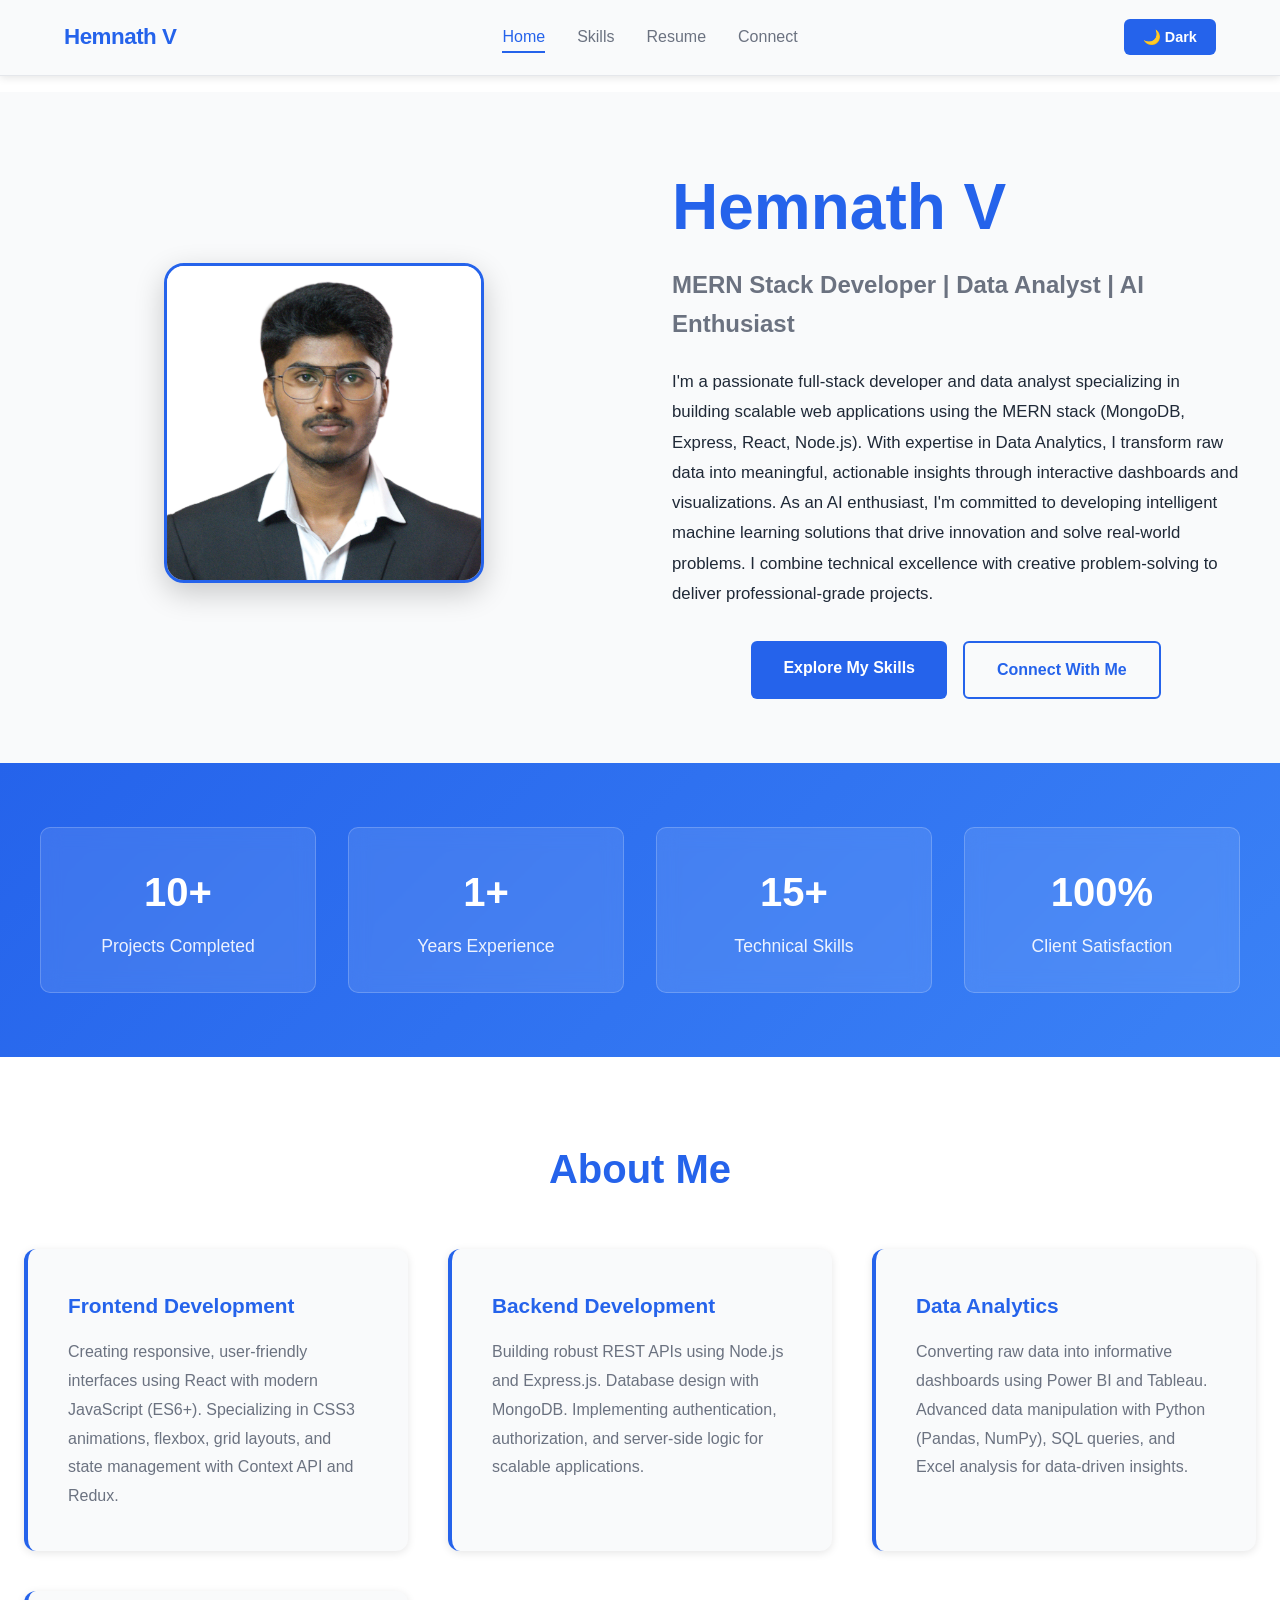
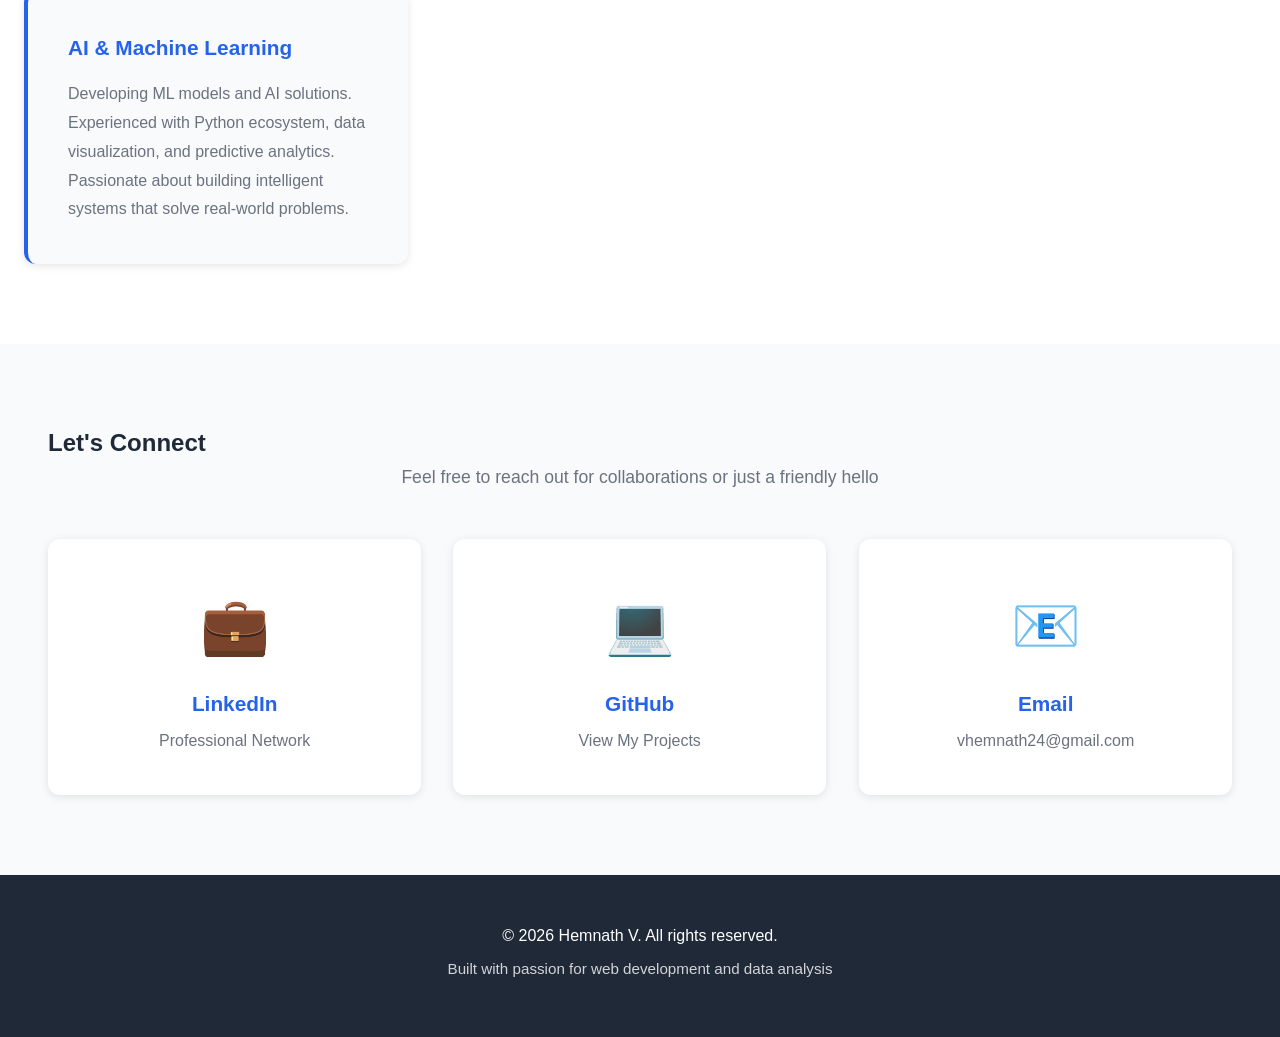
<file: index.html>
<!DOCTYPE html>
<html lang="en">
<head>
    <meta charset="UTF-8">
    <meta name="viewport" content="width=device-width, initial-scale=1.0, maximum-scale=5.0, user-scalable=yes">
    <meta name="theme-color" content="#2563eb">
    <meta name="apple-mobile-web-app-capable" content="yes">
    <meta name="apple-mobile-web-app-status-bar-style" content="default">
    <meta name="mobile-web-app-capable" content="yes">
    <title>Hemnath V - MERN Developer & Data Analyst Portfolio</title>
    <link rel="stylesheet" href="styles.css">
</head>
<body>
    <!-- Navigation Bar -->
    <nav class="navbar">
        <div class="nav-container">
            <div class="logo">Hemnath V</div>
            <ul class="nav-menu">
                <li><a href="index.html" class="nav-link active">Home</a></li>
                <li><a href="skills.html" class="nav-link">Skills</a></li>
                <li><a href="resume.html" class="nav-link">Resume</a></li>
                <li><a href="#links" class="nav-link">Connect</a></li>
            </ul>
            <button id="theme-toggle" class="theme-btn">🌙 Dark</button>
        </div>
    </nav>

    <!-- Hero Section -->
    <section class="hero">
        <div class="hero-container">
            <div class="hero-image-wrapper">
                <img src="assets/profile.jpg" alt="Hemnath V" class="hero-image">
            </div>
            <div class="hero-content">
                <h1>Hemnath V</h1>
                <p class="subtitle">MERN Stack Developer | Data Analyst | AI Enthusiast</p>
                <p class="description">
                    I'm a passionate full-stack developer and data analyst specializing in building scalable web applications using the MERN stack (MongoDB, Express, React, Node.js). 
                    With expertise in Data Analytics, I transform raw data into meaningful, actionable insights through interactive dashboards and visualizations. 
                    As an AI enthusiast, I'm committed to developing intelligent machine learning solutions that drive innovation and solve real-world problems. 
                    I combine technical excellence with creative problem-solving to deliver professional-grade projects.
                </p>
                <div class="cta-buttons">
                    <a href="skills.html" class="btn btn-primary">Explore My Skills</a>
                    <a href="#links" class="btn btn-secondary">Connect With Me</a>
                </div>
            </div>
        </div>
    </section>

    <!-- Quick Stats -->
    <section class="stats">
        <div class="stats-container">
            <div class="stat-card">
                <h3>10+</h3>
                <p>Projects Completed</p>
            </div>
            <div class="stat-card">
                <h3>1+</h3>
                <p>Years Experience</p>
            </div>
            <div class="stat-card">
                <h3>15+</h3>
                <p>Technical Skills</p>
            </div>
            <div class="stat-card">
                <h3>100%</h3>
                <p>Client Satisfaction</p>
            </div>
        </div>
    </section>

    <!-- About Section -->
    <section class="about">
        <div class="container">
            <h2>About Me</h2>
            <div class="about-grid">
                <div class="about-item">
                    <h3>Frontend Development</h3>
                    <p>Creating responsive, user-friendly interfaces using React with modern JavaScript (ES6+). Specializing in CSS3 animations, flexbox, grid layouts, and state management with Context API and Redux.</p>
                </div>
                <div class="about-item">
                    <h3>Backend Development</h3>
                    <p>Building robust REST APIs using Node.js and Express.js. Database design with MongoDB. Implementing authentication, authorization, and server-side logic for scalable applications.</p>
                </div>
                <div class="about-item">
                    <h3>Data Analytics</h3>
                    <p>Converting raw data into informative dashboards using Power BI and Tableau. Advanced data manipulation with Python (Pandas, NumPy), SQL queries, and Excel analysis for data-driven insights.</p>
                </div>
                <div class="about-item">
                    <h3>AI & Machine Learning</h3>
                    <p>Developing ML models and AI solutions. Experienced with Python ecosystem, data visualization, and predictive analytics. Passionate about building intelligent systems that solve real-world problems.</p>
                </div>
            </div>
        </div>
    </section>

    <!-- Connect Section -->
    <section id="links" class="connect">
        <div class="container">
            <h2>Let's Connect</h2>
            <p class="section-subtitle">Feel free to reach out for collaborations or just a friendly hello</p>
            <div class="connect-links">
                <a href="https://www.linkedin.com/in/hemnath-v-6410b8352" target="_blank" class="connect-card">
                    <div class="icon">💼</div>
                    <h3>LinkedIn</h3>
                    <p>Professional Network</p>
                </a>
                <a href="https://github.com/Hem2007" target="_blank" class="connect-card">
                    <div class="icon">💻</div>
                    <h3>GitHub</h3>
                    <p>View My Projects</p>
                </a>
                <a href="mailto:vhemnath24@gmail.com" class="connect-card">
                    <div class="icon">📧</div>
                    <h3>Email</h3>
                    <p>vhemnath24@gmail.com</p>
                </a>
            </div>
        </div>
    </section>

    <!-- Footer -->
    <footer class="footer">
        <div class="container">
            <p>&copy; 2026 Hemnath V. All rights reserved.</p>
            <p class="footer-subtitle">Built with passion for web development and data analysis</p>
        </div>
    </footer>

    <script src="script.js"></script>
</body>
</html>
</file>
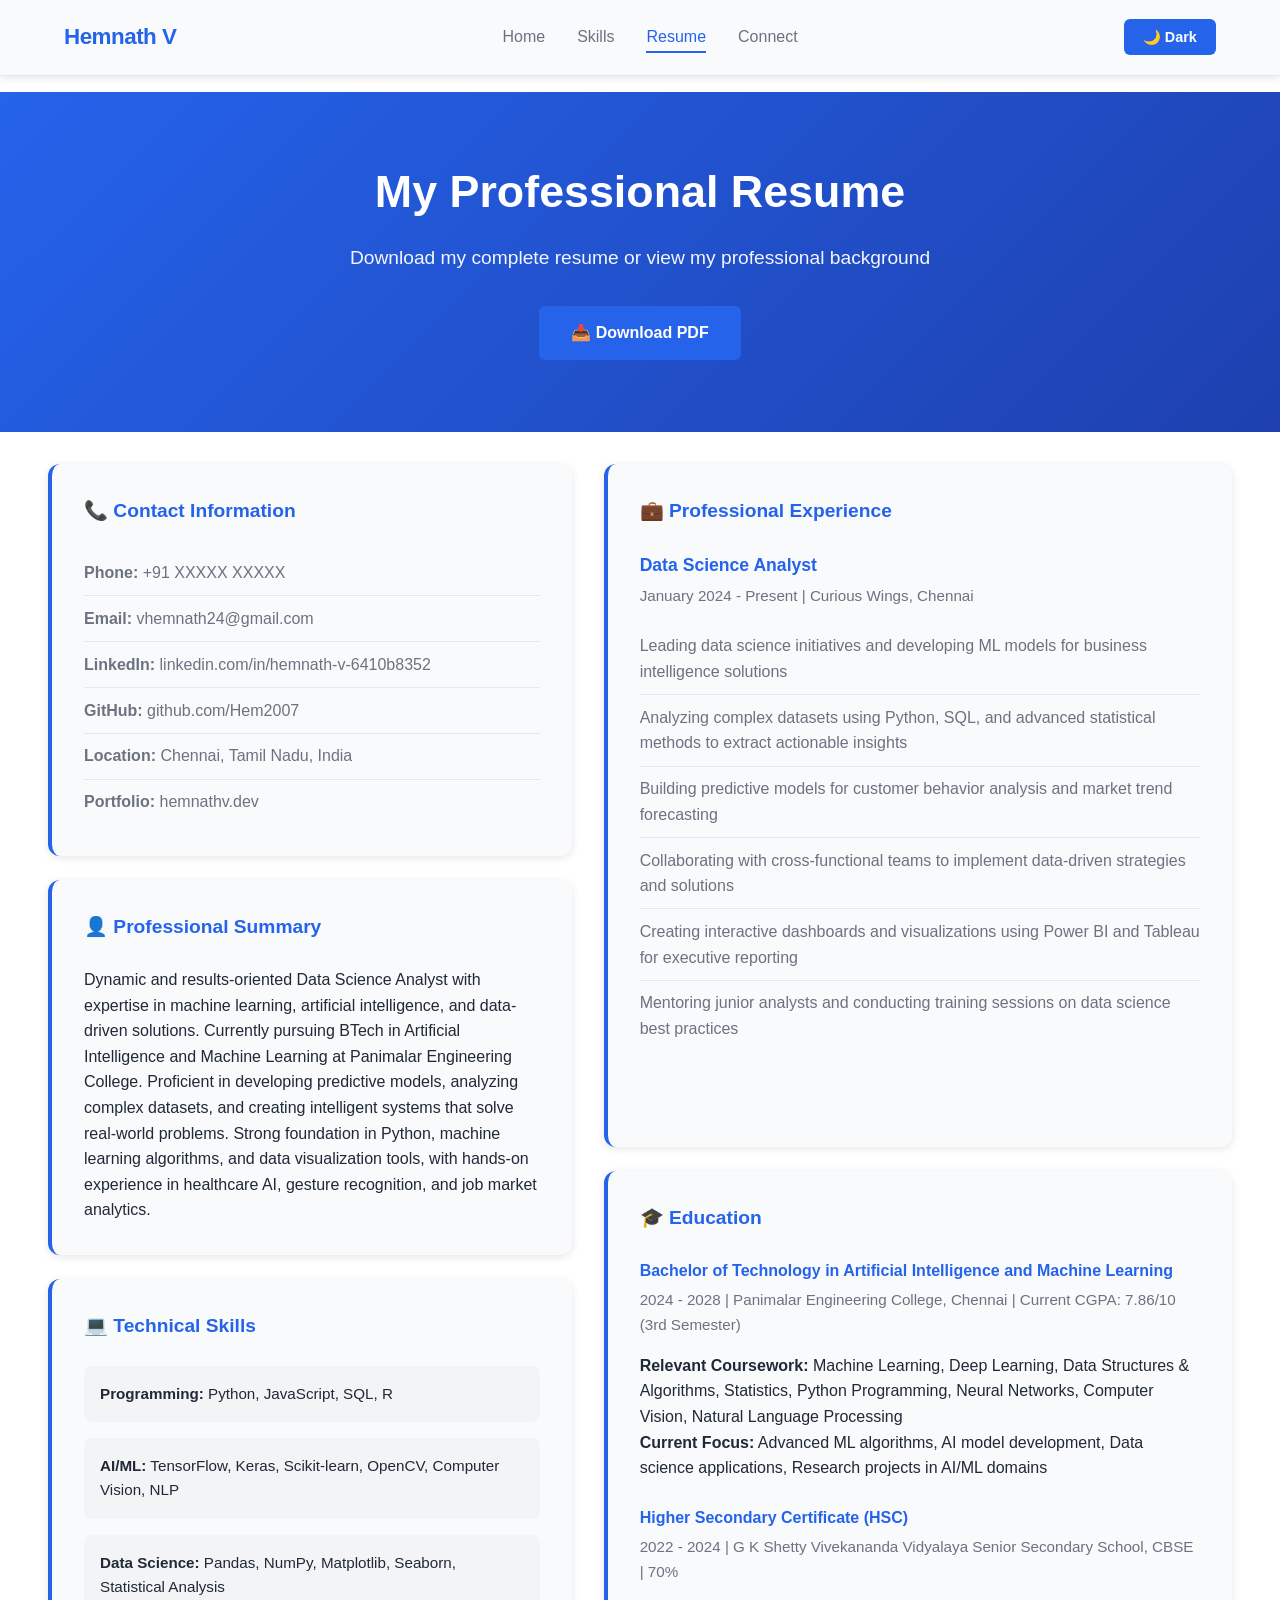
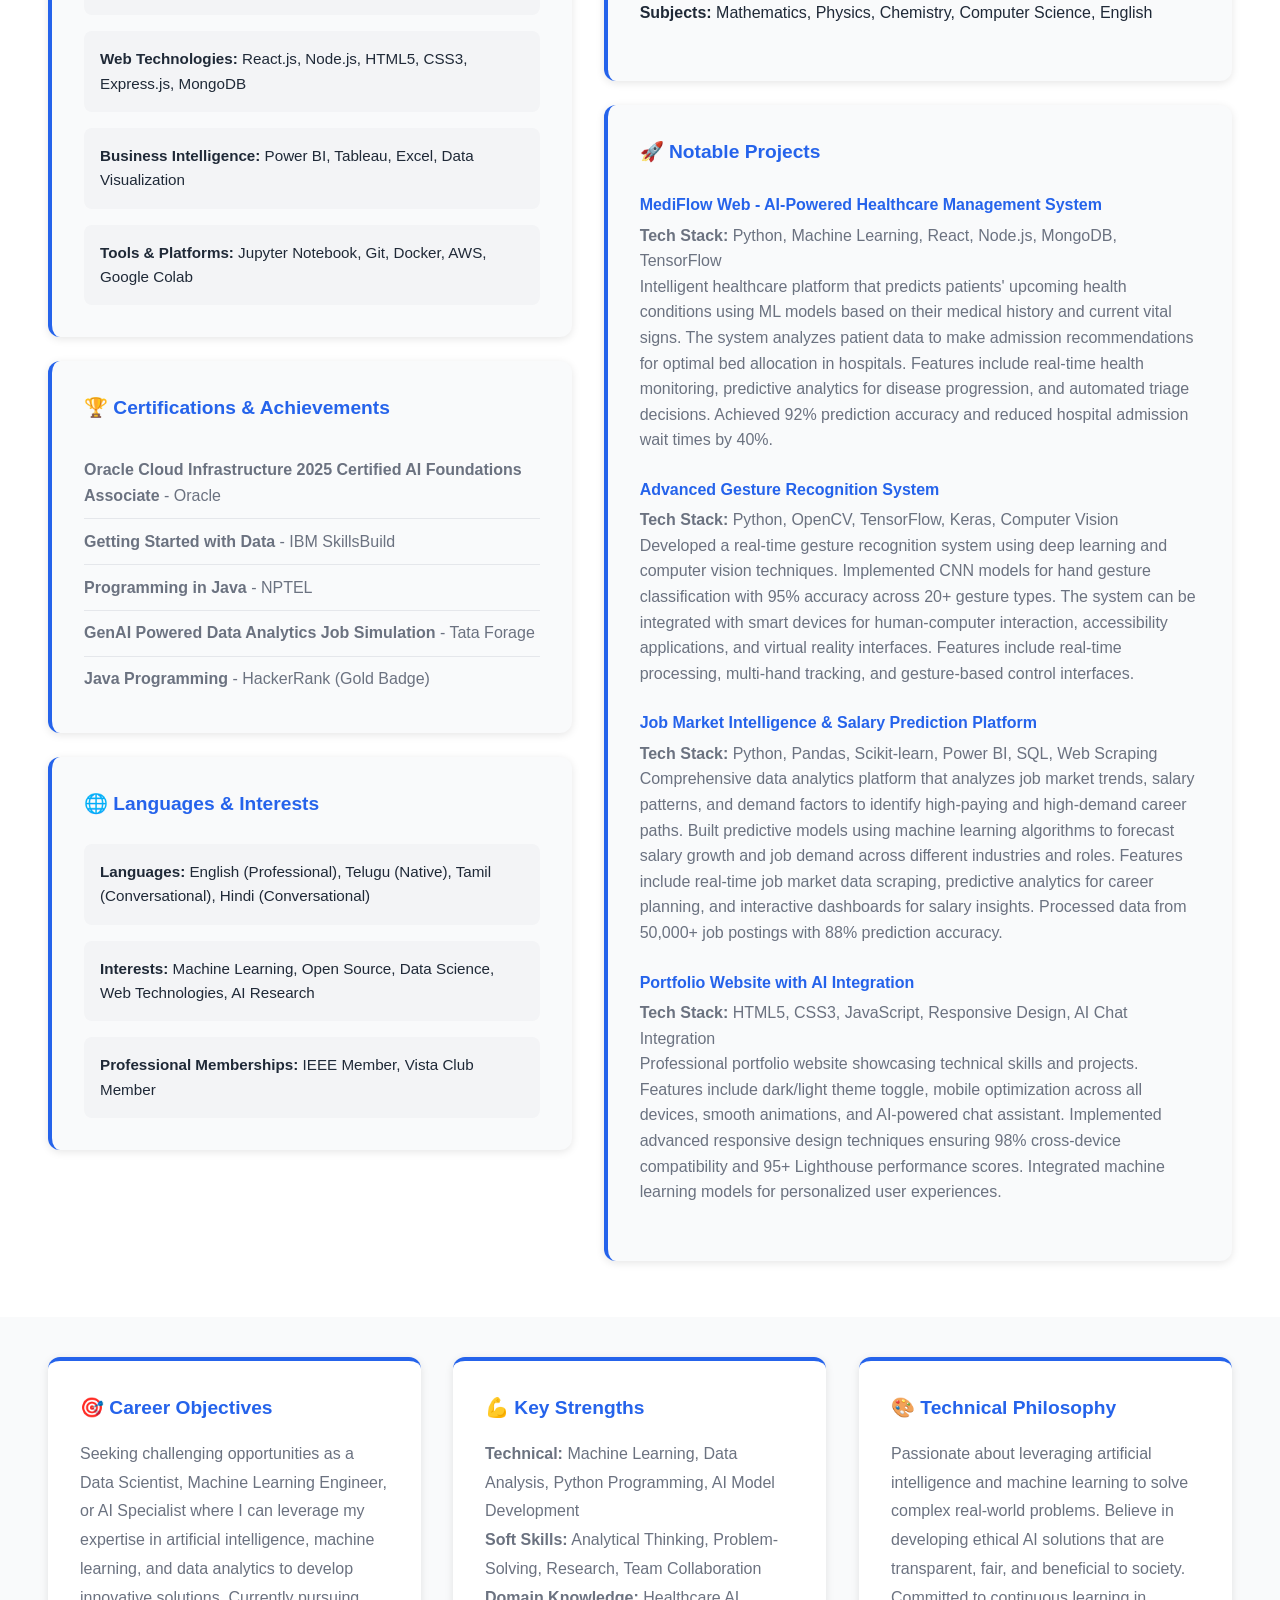
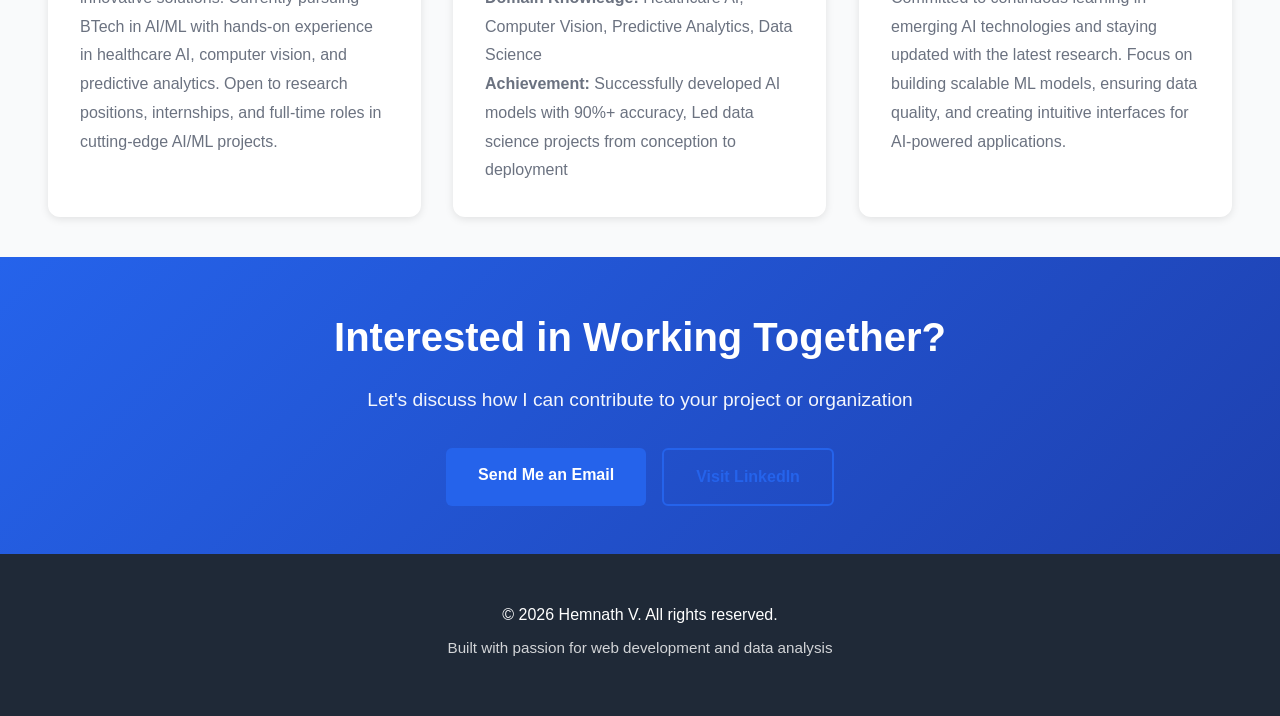
<file: resume.html>
<!DOCTYPE html>
<html lang="en">
<head>
    <meta charset="UTF-8">
    <meta name="viewport" content="width=device-width, initial-scale=1.0, maximum-scale=5.0, user-scalable=yes">
    <meta name="theme-color" content="#2563eb">
    <meta name="apple-mobile-web-app-capable" content="yes">
    <meta name="apple-mobile-web-app-status-bar-style" content="default">
    <meta name="mobile-web-app-capable" content="yes">
    <title>Resume - Hemnath V | MERN Developer & Data Analyst</title>
    <link rel="stylesheet" href="styles.css">
</head>
<body>
    <!-- Navigation Bar -->
    <nav class="navbar">
        <div class="nav-container">
            <div class="logo">Hemnath V</div>
            <ul class="nav-menu">
                <li><a href="index.html" class="nav-link">Home</a></li>
                <li><a href="skills.html" class="nav-link">Skills</a></li>
                <li><a href="resume.html" class="nav-link active">Resume</a></li>
                <li><a href="index.html#links" class="nav-link">Connect</a></li>
            </ul>
            <button id="theme-toggle" class="theme-btn">🌙 Dark</button>
        </div>
    </nav>

    <!-- Resume Header -->
    <section class="page-header">
        <div class="container">
            <h1>My Professional Resume</h1>
            <p>Download my complete resume or view my professional background</p>
            <a href="assets/resume.pdf" download class="btn btn-primary">📥 Download PDF</a>
        </div>
    </section>

    <!-- Resume Content -->
    <section class="resume-section">
        <div class="container">
            <div class="resume-container">
                <!-- Left Column -->
                <div class="resume-left">
                    <!-- Contact Info -->
                    <div class="resume-block">
                        <h3>📞 Contact Information</h3>
                        <ul class="resume-list">
                            <li><strong>Phone:</strong> +91 XXXXX XXXXX</li>
                            <li><strong>Email:</strong> vhemnath24@gmail.com</li>
                            <li><strong>LinkedIn:</strong> linkedin.com/in/hemnath-v-6410b8352</li>
                            <li><strong>GitHub:</strong> github.com/Hem2007</li>
                            <li><strong>Location:</strong> Chennai, Tamil Nadu, India</li>
                            <li><strong>Portfolio:</strong> hemnathv.dev</li>
                        </ul>
                    </div>

                    <!-- Professional Summary -->
                    <div class="resume-block">
                        <h3>👤 Professional Summary</h3>
                        <p>
                            Dynamic and results-oriented Data Science Analyst with expertise in machine learning, artificial intelligence, and data-driven solutions. Currently pursuing BTech in Artificial Intelligence and Machine Learning at Panimalar Engineering College. Proficient in developing predictive models, analyzing complex datasets, and creating intelligent systems that solve real-world problems. Strong foundation in Python, machine learning algorithms, and data visualization tools, with hands-on experience in healthcare AI, gesture recognition, and job market analytics.
                        </p>
                    </div>

                    <!-- Technical Skills (Summary) -->
                    <div class="resume-block">
                        <h3>💻 Technical Skills</h3>
                        <div class="skills-summary">
                            <div class="skill-group">
                                <strong>Programming:</strong> Python, JavaScript, SQL, R
                            </div>
                            <div class="skill-group">
                                <strong>AI/ML:</strong> TensorFlow, Keras, Scikit-learn, OpenCV, Computer Vision, NLP
                            </div>
                            <div class="skill-group">
                                <strong>Data Science:</strong> Pandas, NumPy, Matplotlib, Seaborn, Statistical Analysis
                            </div>
                            <div class="skill-group">
                                <strong>Web Technologies:</strong> React.js, Node.js, HTML5, CSS3, Express.js, MongoDB
                            </div>
                            <div class="skill-group">
                                <strong>Business Intelligence:</strong> Power BI, Tableau, Excel, Data Visualization
                            </div>
                            <div class="skill-group">
                                <strong>Tools & Platforms:</strong> Jupyter Notebook, Git, Docker, AWS, Google Colab
                            </div>
                        </div>
                    </div>

                    <!-- Certifications -->
                    <div class="resume-block">
                        <h3>🏆 Certifications & Achievements</h3>
                        <ul class="resume-list">
                            <li><strong>Oracle Cloud Infrastructure 2025 Certified AI Foundations Associate</strong> - Oracle</li>
                            <li><strong>Getting Started with Data</strong> - IBM SkillsBuild</li>
                            <li><strong>Programming in Java</strong> - NPTEL</li>
                            <li><strong>GenAI Powered Data Analytics Job Simulation</strong> - Tata Forage</li>
                            <li><strong>Java Programming</strong> - HackerRank (Gold Badge)</li>
                        </ul>
                    </div>

                    <!-- Languages -->
                    <div class="resume-block">
                        <h3>🌐 Languages & Interests</h3>
                        <div class="skills-summary">
                            <div class="skill-group">
                                <strong>Languages:</strong> English (Professional), Telugu (Native), Tamil (Conversational), Hindi (Conversational)
                            </div>
                            <div class="skill-group">
                                <strong>Interests:</strong> Machine Learning, Open Source, Data Science, Web Technologies, AI Research
                            </div>
                            <div class="skill-group">
                                <strong>Professional Memberships:</strong> IEEE Member, Vista Club Member
                            </div>
                        </div>
                    </div>
                </div>

                <!-- Right Column -->
                <div class="resume-right">
                    <!-- Experience -->
                    <div class="resume-block">
                        <h3>💼 Professional Experience</h3>

                        <div class="experience-item">
                            <h4>Data Science Analyst</h4>
                            <p class="position-meta">January 2024 - Present | Curious Wings, Chennai</p>
                            <ul class="resume-list">
                                <li>Leading data science initiatives and developing ML models for business intelligence solutions</li>
                                <li>Analyzing complex datasets using Python, SQL, and advanced statistical methods to extract actionable insights</li>
                                <li>Building predictive models for customer behavior analysis and market trend forecasting</li>
                                <li>Collaborating with cross-functional teams to implement data-driven strategies and solutions</li>
                                <li>Creating interactive dashboards and visualizations using Power BI and Tableau for executive reporting</li>
                                <li>Mentoring junior analysts and conducting training sessions on data science best practices</li>
                            </ul>
                        </div>
                    </div>

                    <!-- Education -->
                    <div class="resume-block">
                        <h3>🎓 Education</h3>
                        <div class="education-item">
                            <h4>Bachelor of Technology in Artificial Intelligence and Machine Learning</h4>
                            <p class="position-meta">2024 - 2028 | Panimalar Engineering College, Chennai | Current CGPA: 7.86/10 (3rd Semester)</p>
                            <p><strong>Relevant Coursework:</strong> Machine Learning, Deep Learning, Data Structures & Algorithms, Statistics, Python Programming, Neural Networks, Computer Vision, Natural Language Processing</p>
                            <p><strong>Current Focus:</strong> Advanced ML algorithms, AI model development, Data science applications, Research projects in AI/ML domains</p>
                        </div>

                        <div class="education-item">
                            <h4>Higher Secondary Certificate (HSC)</h4>
                            <p class="position-meta">2022 - 2024 | G K Shetty Vivekananda Vidyalaya Senior Secondary School, CBSE | 70%</p>
                            <p><strong>Subjects:</strong> Mathematics, Physics, Chemistry, Computer Science, English</p>
                        </div>
                    </div>

                    <!-- Projects -->
                    <div class="resume-block">
                        <h3>🚀 Notable Projects</h3>
                        <div class="project-item">
                            <h4>MediFlow Web - AI-Powered Healthcare Management System</h4>
                            <p><strong>Tech Stack:</strong> Python, Machine Learning, React, Node.js, MongoDB, TensorFlow<br>
                            Intelligent healthcare platform that predicts patients' upcoming health conditions using ML models based on their medical history and current vital signs. The system analyzes patient data to make admission recommendations for optimal bed allocation in hospitals. Features include real-time health monitoring, predictive analytics for disease progression, and automated triage decisions. Achieved 92% prediction accuracy and reduced hospital admission wait times by 40%.</p>
                        </div>

                        <div class="project-item">
                            <h4>Advanced Gesture Recognition System</h4>
                            <p><strong>Tech Stack:</strong> Python, OpenCV, TensorFlow, Keras, Computer Vision<br>
                            Developed a real-time gesture recognition system using deep learning and computer vision techniques. Implemented CNN models for hand gesture classification with 95% accuracy across 20+ gesture types. The system can be integrated with smart devices for human-computer interaction, accessibility applications, and virtual reality interfaces. Features include real-time processing, multi-hand tracking, and gesture-based control interfaces.</p>
                        </div>

                        <div class="project-item">
                            <h4>Job Market Intelligence & Salary Prediction Platform</h4>
                            <p><strong>Tech Stack:</strong> Python, Pandas, Scikit-learn, Power BI, SQL, Web Scraping<br>
                            Comprehensive data analytics platform that analyzes job market trends, salary patterns, and demand factors to identify high-paying and high-demand career paths. Built predictive models using machine learning algorithms to forecast salary growth and job demand across different industries and roles. Features include real-time job market data scraping, predictive analytics for career planning, and interactive dashboards for salary insights. Processed data from 50,000+ job postings with 88% prediction accuracy.</p>
                        </div>

                        <div class="project-item">
                            <h4>Portfolio Website with AI Integration</h4>
                            <p><strong>Tech Stack:</strong> HTML5, CSS3, JavaScript, Responsive Design, AI Chat Integration<br>
                            Professional portfolio website showcasing technical skills and projects. Features include dark/light theme toggle, mobile optimization across all devices, smooth animations, and AI-powered chat assistant. Implemented advanced responsive design techniques ensuring 98% cross-device compatibility and 95+ Lighthouse performance scores. Integrated machine learning models for personalized user experiences.</p>
                        </div>
                    </div>
                </div>
            </div>
        </div>
    </section>

    <!-- Additional Info -->
    <section class="resume-info">
        <div class="container">
            <div class="info-grid">
                <div class="info-card">
                    <h3>🎯 Career Objectives</h3>
                    <p>Seeking challenging opportunities as a Data Scientist, Machine Learning Engineer, or AI Specialist where I can leverage my expertise in artificial intelligence, machine learning, and data analytics to develop innovative solutions. Currently pursuing BTech in AI/ML with hands-on experience in healthcare AI, computer vision, and predictive analytics. Open to research positions, internships, and full-time roles in cutting-edge AI/ML projects.</p>
                </div>
                <div class="info-card">
                    <h3>💪 Key Strengths</h3>
                    <p><strong>Technical:</strong> Machine Learning, Data Analysis, Python Programming, AI Model Development<br>
                    <strong>Soft Skills:</strong> Analytical Thinking, Problem-Solving, Research, Team Collaboration<br>
                    <strong>Domain Knowledge:</strong> Healthcare AI, Computer Vision, Predictive Analytics, Data Science<br>
                    <strong>Achievement:</strong> Successfully developed AI models with 90%+ accuracy, Led data science projects from conception to deployment</p>
                </div>
                <div class="info-card">
                    <h3>🎨 Technical Philosophy</h3>
                    <p>Passionate about leveraging artificial intelligence and machine learning to solve complex real-world problems. Believe in developing ethical AI solutions that are transparent, fair, and beneficial to society. Committed to continuous learning in emerging AI technologies and staying updated with the latest research. Focus on building scalable ML models, ensuring data quality, and creating intuitive interfaces for AI-powered applications.</p>
                </div>
            </div>
        </div>
    </section>
        </div>
    </section>

    <!-- CTA Section -->
    <section class="cta-section">
        <div class="container">
            <h2>Interested in Working Together?</h2>
            <p>Let's discuss how I can contribute to your project or organization</p>
            <div class="cta-buttons">
                <a href="mailto:vhemnath24@gmail.com" class="btn btn-primary">Send Me an Email</a>
                <a href="https://www.linkedin.com/in/hemnath-v-6410b8352" target="_blank" class="btn btn-secondary">Visit LinkedIn</a>
            </div>
        </div>
    </section>

    <!-- Footer -->
    <footer class="footer">
        <div class="container">
            <p>&copy; 2026 Hemnath V. All rights reserved.</p>
            <p class="footer-subtitle">Built with passion for web development and data analysis</p>
        </div>
    </footer>

    <script src="script.js"></script>
</body>
</html>
</file>
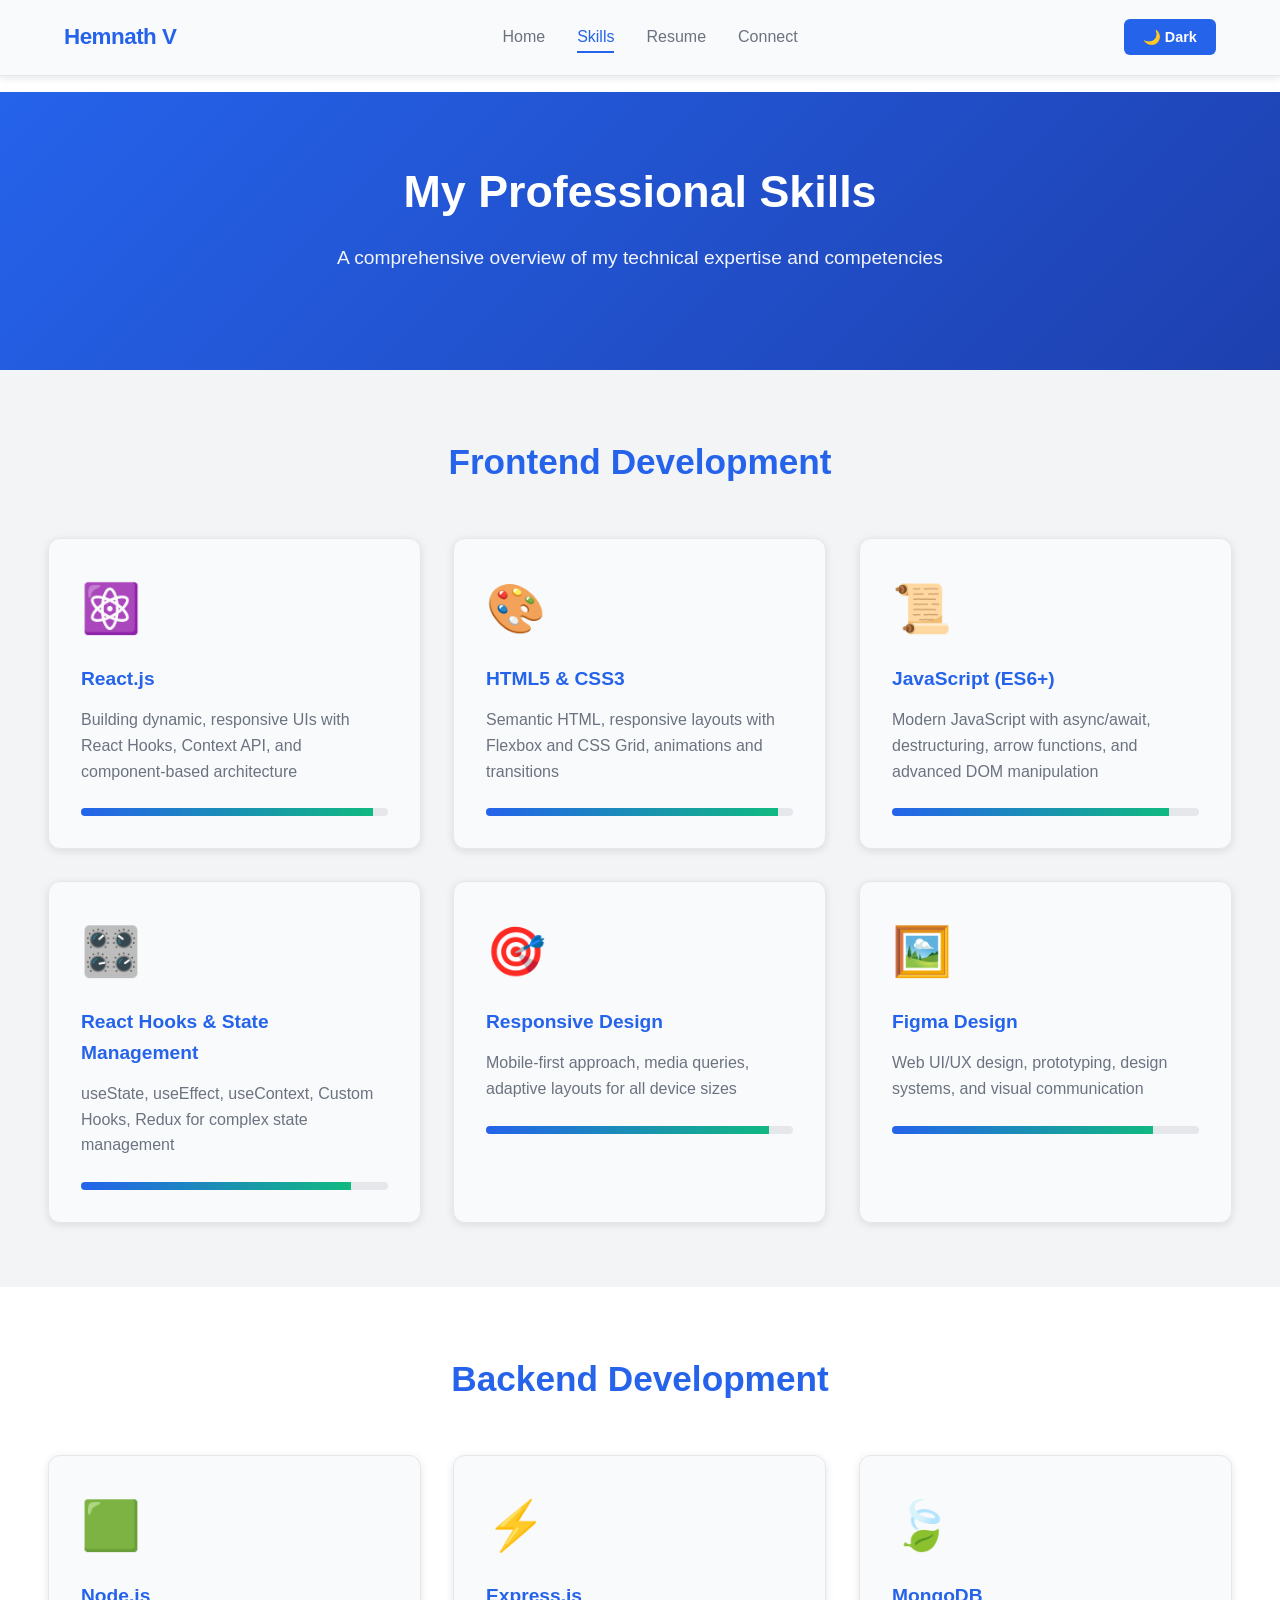
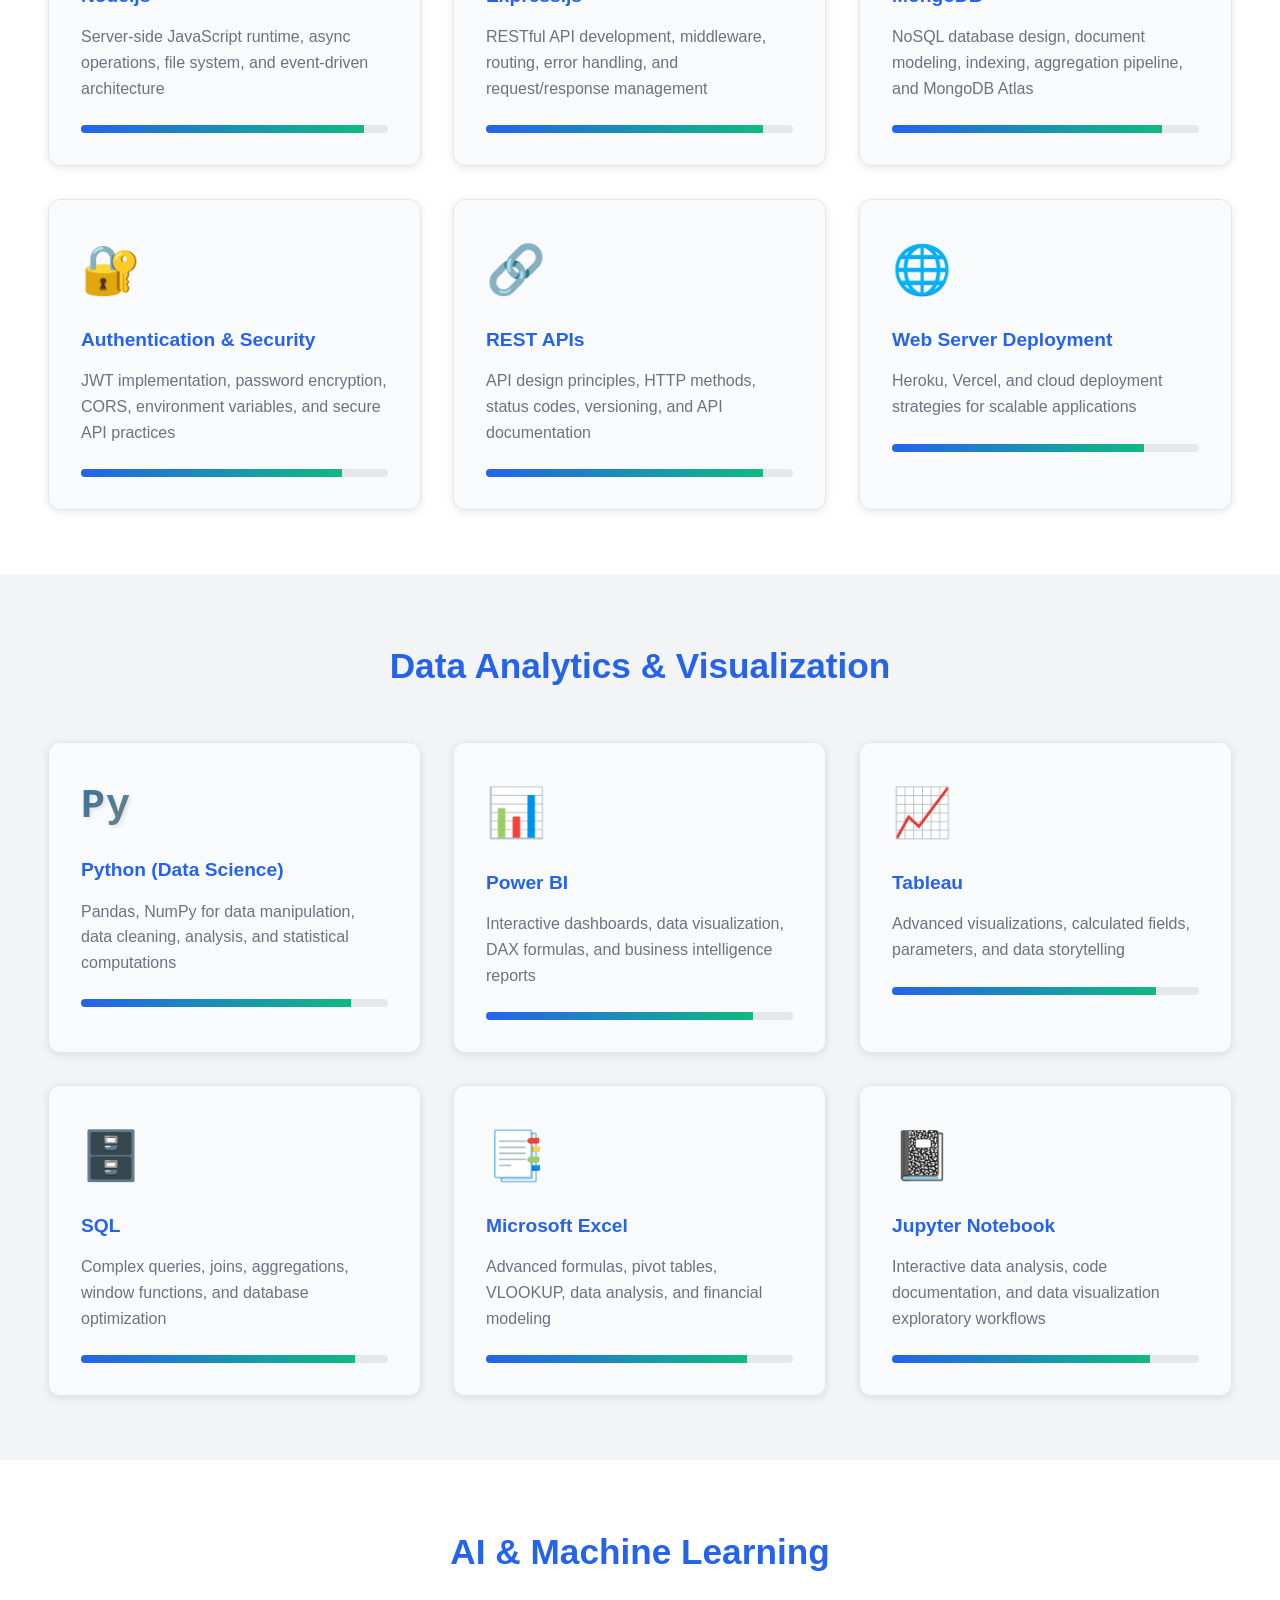
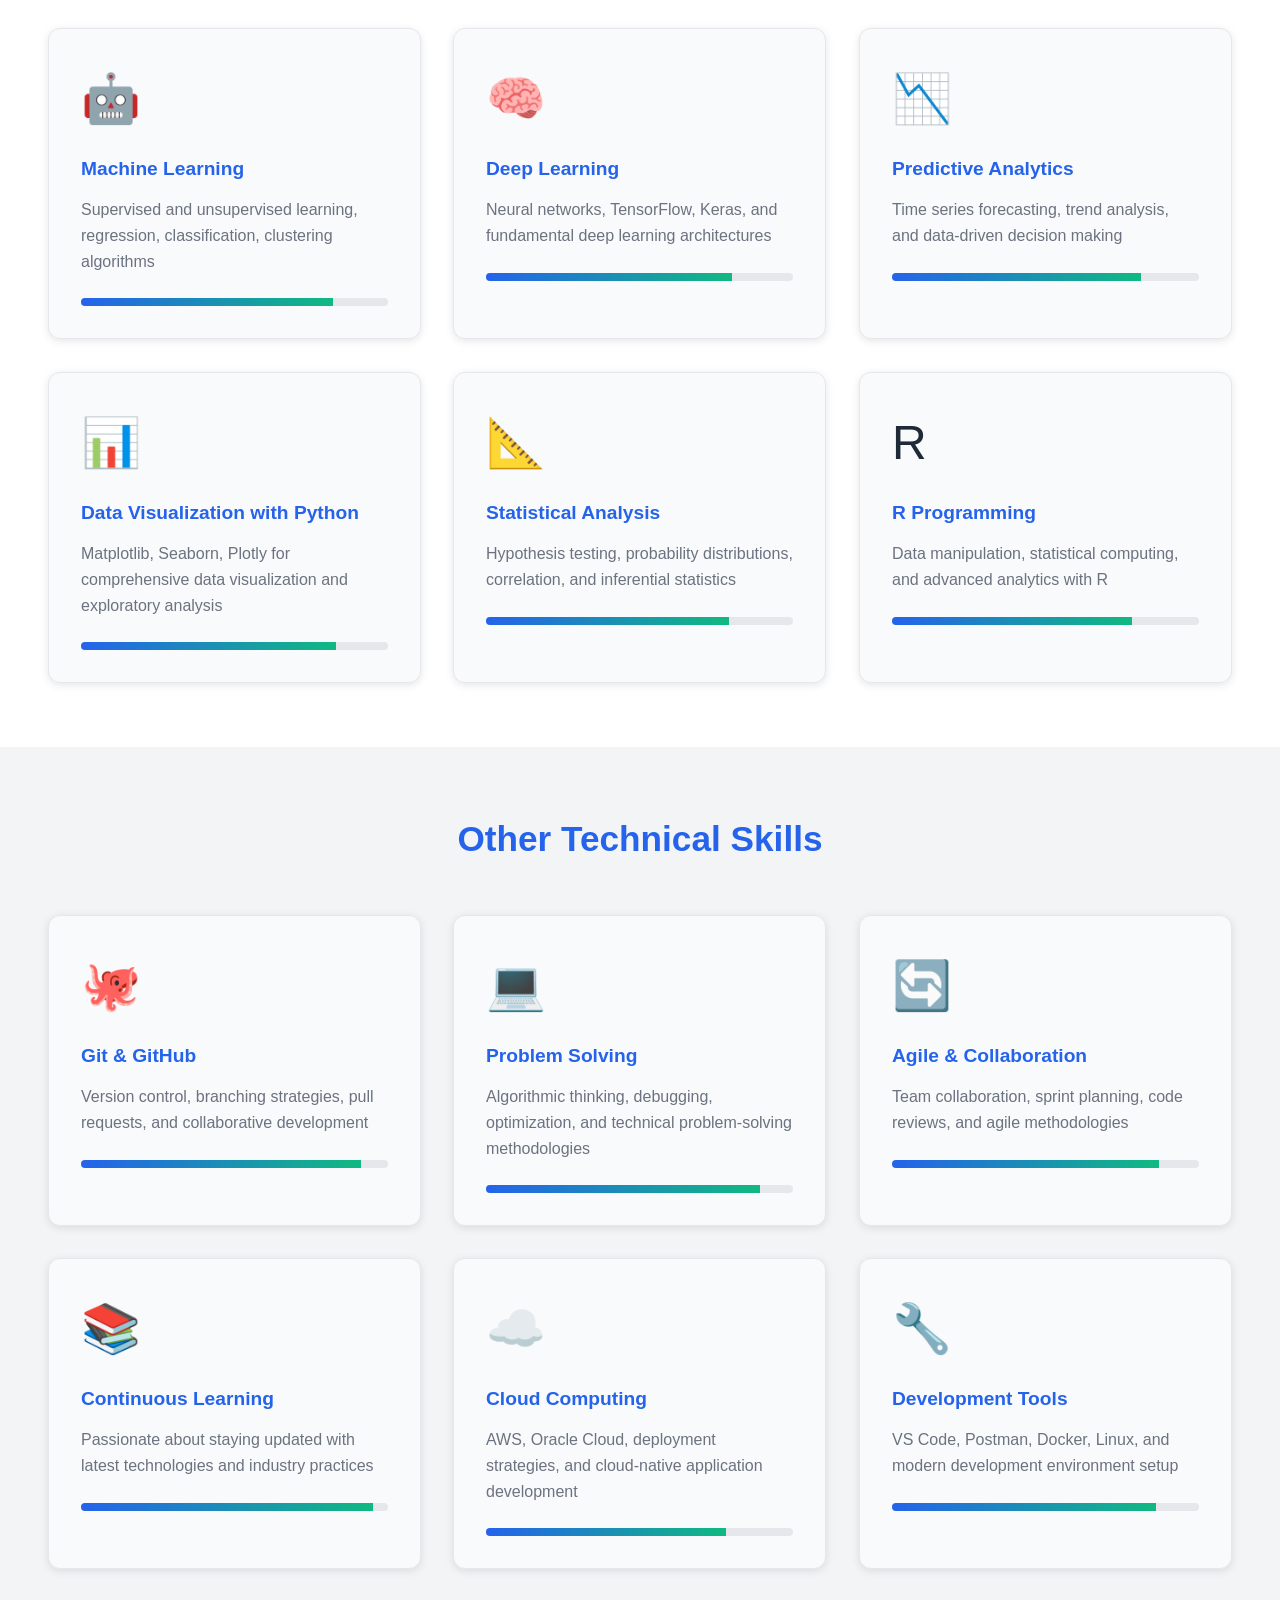
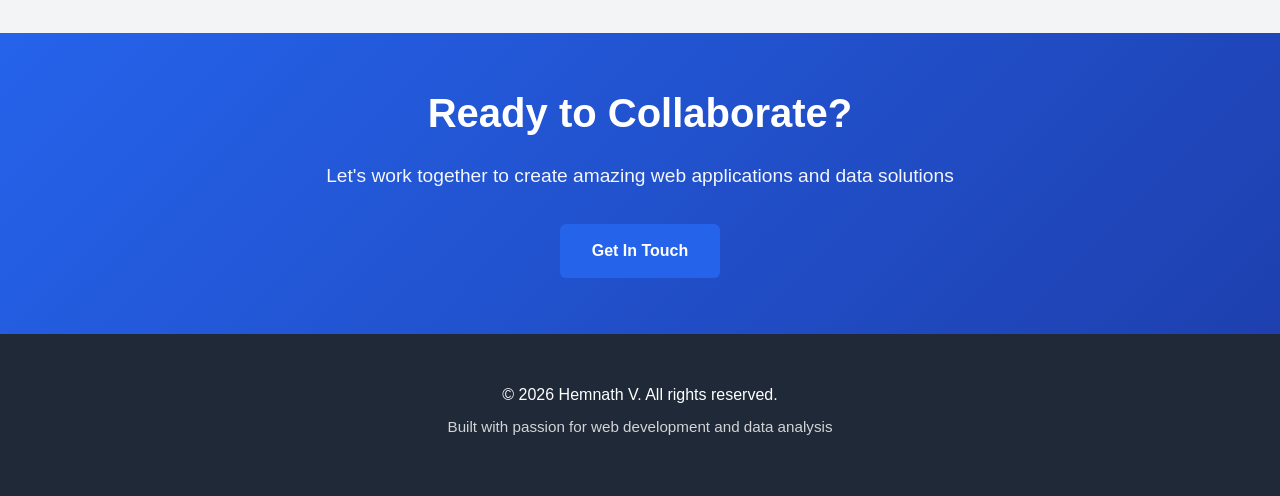
<file: skills.html>
<!DOCTYPE html>
<html lang="en">
<head>
    <meta charset="UTF-8">
    <meta name="viewport" content="width=device-width, initial-scale=1.0, maximum-scale=5.0, user-scalable=yes">
    <meta name="theme-color" content="#2563eb">
    <meta name="apple-mobile-web-app-capable" content="yes">
    <meta name="apple-mobile-web-app-status-bar-style" content="default">
    <meta name="mobile-web-app-capable" content="yes">
    <title>My Skills - Hemnath V Portfolio</title>
    <link rel="stylesheet" href="styles.css">
</head>
<body>
    <!-- Navigation Bar -->
    <nav class="navbar">
        <div class="nav-container">
            <div class="logo">Hemnath V</div>
            <ul class="nav-menu">
                <li><a href="index.html" class="nav-link">Home</a></li>
                <li><a href="skills.html" class="nav-link active">Skills</a></li>
                <li><a href="resume.html" class="nav-link">Resume</a></li>
                <li><a href="index.html#links" class="nav-link">Connect</a></li>
            </ul>
            <button id="theme-toggle" class="theme-btn">🌙 Dark</button>
        </div>
    </nav>

    <!-- Skills Header -->
    <section class="page-header">
        <div class="container">
            <h1>My Professional Skills</h1>
            <p>A comprehensive overview of my technical expertise and competencies</p>
        </div>
    </section>

    <!-- Web Development Skills -->
    <section class="skills-section">
        <div class="container">
            <h2>Frontend Development</h2>
            <div class="skills-grid">
                <div class="skill-card">
                    <div class="skill-icon">⚛️</div>
                    <h3>React.js</h3>
                    <p>Building dynamic, responsive UIs with React Hooks, Context API, and component-based architecture</p>
                    <div class="skill-level">
                        <div class="progress" style="width: 95%;"></div>
                    </div>
                </div>
                <div class="skill-card">
                    <div class="skill-icon">🎨</div>
                    <h3>HTML5 & CSS3</h3>
                    <p>Semantic HTML, responsive layouts with Flexbox and CSS Grid, animations and transitions</p>
                    <div class="skill-level">
                        <div class="progress" style="width: 95%;"></div>
                    </div>
                </div>
                <div class="skill-card">
                    <div class="skill-icon">📜</div>
                    <h3>JavaScript (ES6+)</h3>
                    <p>Modern JavaScript with async/await, destructuring, arrow functions, and advanced DOM manipulation</p>
                    <div class="skill-level">
                        <div class="progress" style="width: 90%;"></div>
                    </div>
                </div>
                <div class="skill-card">
                    <div class="skill-icon">🎛️</div>
                    <h3>React Hooks & State Management</h3>
                    <p>useState, useEffect, useContext, Custom Hooks, Redux for complex state management</p>
                    <div class="skill-level">
                        <div class="progress" style="width: 88%;"></div>
                    </div>
                </div>
                <div class="skill-card">
                    <div class="skill-icon">🎯</div>
                    <h3>Responsive Design</h3>
                    <p>Mobile-first approach, media queries, adaptive layouts for all device sizes</p>
                    <div class="skill-level">
                        <div class="progress" style="width: 92%;"></div>
                    </div>
                </div>
                <div class="skill-card">
                    <div class="skill-icon">🖼️</div>
                    <h3>Figma Design</h3>
                    <p>Web UI/UX design, prototyping, design systems, and visual communication</p>
                    <div class="skill-level">
                        <div class="progress" style="width: 85%;"></div>
                    </div>
                </div>
            </div>
        </div>
    </section>

    <!-- Backend Development Skills -->
    <section class="skills-section">
        <div class="container">
            <h2>Backend Development</h2>
            <div class="skills-grid">
                <div class="skill-card">
                    <div class="skill-icon">🟩</div>
                    <h3>Node.js</h3>
                    <p>Server-side JavaScript runtime, async operations, file system, and event-driven architecture</p>
                    <div class="skill-level">
                        <div class="progress" style="width: 92%;"></div>
                    </div>
                </div>
                <div class="skill-card">
                    <div class="skill-icon">⚡</div>
                    <h3>Express.js</h3>
                    <p>RESTful API development, middleware, routing, error handling, and request/response management</p>
                    <div class="skill-level">
                        <div class="progress" style="width: 90%;"></div>
                    </div>
                </div>
                <div class="skill-card">
                    <div class="skill-icon">🍃</div>
                    <h3>MongoDB</h3>
                    <p>NoSQL database design, document modeling, indexing, aggregation pipeline, and MongoDB Atlas</p>
                    <div class="skill-level">
                        <div class="progress" style="width: 88%;"></div>
                    </div>
                </div>
                <div class="skill-card">
                    <div class="skill-icon">🔐</div>
                    <h3>Authentication & Security</h3>
                    <p>JWT implementation, password encryption, CORS, environment variables, and secure API practices</p>
                    <div class="skill-level">
                        <div class="progress" style="width: 85%;"></div>
                    </div>
                </div>
                <div class="skill-card">
                    <div class="skill-icon">🔗</div>
                    <h3>REST APIs</h3>
                    <p>API design principles, HTTP methods, status codes, versioning, and API documentation</p>
                    <div class="skill-level">
                        <div class="progress" style="width: 90%;"></div>
                    </div>
                </div>
                <div class="skill-card">
                    <div class="skill-icon">🌐</div>
                    <h3>Web Server Deployment</h3>
                    <p>Heroku, Vercel, and cloud deployment strategies for scalable applications</p>
                    <div class="skill-level">
                        <div class="progress" style="width: 82%;"></div>
                    </div>
                </div>
            </div>
        </div>
    </section>

    <!-- Data Analytics Skills -->
    <section class="skills-section">
        <div class="container">
            <h2>Data Analytics & Visualization</h2>
            <div class="skills-grid">
                <div class="skill-card">
                    <div class="skill-icon python-logo">Py</div>
                    <h3>Python (Data Science)</h3>
                    <p>Pandas, NumPy for data manipulation, data cleaning, analysis, and statistical computations</p>
                    <div class="skill-level">
                        <div class="progress" style="width: 88%;"></div>
                    </div>
                </div>
                <div class="skill-card">
                    <div class="skill-icon">📊</div>
                    <h3>Power BI</h3>
                    <p>Interactive dashboards, data visualization, DAX formulas, and business intelligence reports</p>
                    <div class="skill-level">
                        <div class="progress" style="width: 87%;"></div>
                    </div>
                </div>
                <div class="skill-card">
                    <div class="skill-icon">📈</div>
                    <h3>Tableau</h3>
                    <p>Advanced visualizations, calculated fields, parameters, and data storytelling</p>
                    <div class="skill-level">
                        <div class="progress" style="width: 86%;"></div>
                    </div>
                </div>
                <div class="skill-card">
                    <div class="skill-icon">🗄️</div>
                    <h3>SQL</h3>
                    <p>Complex queries, joins, aggregations, window functions, and database optimization</p>
                    <div class="skill-level">
                        <div class="progress" style="width: 89%;"></div>
                    </div>
                </div>
                <div class="skill-card">
                    <div class="skill-icon">📑</div>
                    <h3>Microsoft Excel</h3>
                    <p>Advanced formulas, pivot tables, VLOOKUP, data analysis, and financial modeling</p>
                    <div class="skill-level">
                        <div class="progress" style="width: 85%;"></div>
                    </div>
                </div>
                <div class="skill-card">
                    <div class="skill-icon">📓</div>
                    <h3>Jupyter Notebook</h3>
                    <p>Interactive data analysis, code documentation, and data visualization exploratory workflows</p>
                    <div class="skill-level">
                        <div class="progress" style="width: 84%;"></div>
                    </div>
                </div>
            </div>
        </div>
    </section>

    <!-- AI & Machine Learning Skills -->
    <section class="skills-section">
        <div class="container">
            <h2>AI & Machine Learning</h2>
            <div class="skills-grid">
                <div class="skill-card">
                    <div class="skill-icon">🤖</div>
                    <h3>Machine Learning</h3>
                    <p>Supervised and unsupervised learning, regression, classification, clustering algorithms</p>
                    <div class="skill-level">
                        <div class="progress" style="width: 82%;"></div>
                    </div>
                </div>
                <div class="skill-card">
                    <div class="skill-icon">🧠</div>
                    <h3>Deep Learning</h3>
                    <p>Neural networks, TensorFlow, Keras, and fundamental deep learning architectures</p>
                    <div class="skill-level">
                        <div class="progress" style="width: 80%;"></div>
                    </div>
                </div>
                <div class="skill-card">
                    <div class="skill-icon">📉</div>
                    <h3>Predictive Analytics</h3>
                    <p>Time series forecasting, trend analysis, and data-driven decision making</p>
                    <div class="skill-level">
                        <div class="progress" style="width: 81%;"></div>
                    </div>
                </div>
                <div class="skill-card">
                    <div class="skill-icon">📊</div>
                    <h3>Data Visualization with Python</h3>
                    <p>Matplotlib, Seaborn, Plotly for comprehensive data visualization and exploratory analysis</p>
                    <div class="skill-level">
                        <div class="progress" style="width: 83%;"></div>
                    </div>
                </div>
                <div class="skill-card">
                    <div class="skill-icon">📐</div>
                    <h3>Statistical Analysis</h3>
                    <p>Hypothesis testing, probability distributions, correlation, and inferential statistics</p>
                    <div class="skill-level">
                        <div class="progress" style="width: 79%;"></div>
                    </div>
                </div>
                <div class="skill-card">
                    <div class="skill-icon">R</div>
                    <h3>R Programming</h3>
                    <p>Data manipulation, statistical computing, and advanced analytics with R</p>
                    <div class="skill-level">
                        <div class="progress" style="width: 78%;"></div>
                    </div>
                </div>
            </div>
        </div>
    </section>

    <!-- Other Technical Skills -->
    <section class="skills-section">
        <div class="container">
            <h2>Other Technical Skills</h2>
            <div class="skills-grid">
                <div class="skill-card">
                    <div class="skill-icon">🐙</div>
                    <h3>Git & GitHub</h3>
                    <p>Version control, branching strategies, pull requests, and collaborative development</p>
                    <div class="skill-level">
                        <div class="progress" style="width: 91%;"></div>
                    </div>
                </div>
                <div class="skill-card">
                    <div class="skill-icon">💻</div>
                    <h3>Problem Solving</h3>
                    <p>Algorithmic thinking, debugging, optimization, and technical problem-solving methodologies</p>
                    <div class="skill-level">
                        <div class="progress" style="width: 89%;"></div>
                    </div>
                </div>
                <div class="skill-card">
                    <div class="skill-icon">🔄</div>
                    <h3>Agile & Collaboration</h3>
                    <p>Team collaboration, sprint planning, code reviews, and agile methodologies</p>
                    <div class="skill-level">
                        <div class="progress" style="width: 87%;"></div>
                    </div>
                </div>
                <div class="skill-card">
                    <div class="skill-icon">📚</div>
                    <h3>Continuous Learning</h3>
                    <p>Passionate about staying updated with latest technologies and industry practices</p>
                    <div class="skill-level">
                        <div class="progress" style="width: 95%;"></div>
                    </div>
                </div>
                <div class="skill-card">
                    <div class="skill-icon">☁️</div>
                    <h3>Cloud Computing</h3>
                    <p>AWS, Oracle Cloud, deployment strategies, and cloud-native application development</p>
                    <div class="skill-level">
                        <div class="progress" style="width: 78%;"></div>
                    </div>
                </div>
                <div class="skill-card">
                    <div class="skill-icon">🔧</div>
                    <h3>Development Tools</h3>
                    <p>VS Code, Postman, Docker, Linux, and modern development environment setup</p>
                    <div class="skill-level">
                        <div class="progress" style="width: 86%;"></div>
                    </div>
                </div>
            </div>
        </div>
    </section>

    <!-- CTA Section -->
    <section class="cta-section">
        <div class="container">
            <h2>Ready to Collaborate?</h2>
            <p>Let's work together to create amazing web applications and data solutions</p>
            <a href="mailto:vhemnath24@gmail.com" class="btn btn-primary">Get In Touch</a>
        </div>
    </section>

    <!-- Footer -->
    <footer class="footer">
        <div class="container">
            <p>&copy; 2026 Hemnath V. All rights reserved.</p>
            <p class="footer-subtitle">Built with passion for web development and data analysis</p>
        </div>
    </footer>

    <script src="script.js"></script>
</body>
</html>
</file>
<file: styles.css>
/* ===================================
   Root Variables & Theme Setup
   =================================== */
:root {
    --primary-color: #2563eb;
    --primary-light: #3b82f6;
    --primary-dark: #1e40af;
    --accent-color: #10b981;
    --bg-light: #ffffff;
    --bg-light-secondary: #f9fafb;
    --bg-light-tertiary: #f3f4f6;
    --text-light: #1f2937;
    --text-light-secondary: #6b7280;
    --border-light: #e5e7eb;
    --shadow: 0 2px 8px rgba(0, 0, 0, 0.1);
    --shadow-md: 0 4px 12px rgba(0, 0, 0, 0.15);
    --shadow-lg: 0 10px 30px rgba(0, 0, 0, 0.2);
}

body.dark-theme {
    --bg-light: #0f172a;
    --bg-light-secondary: #1e293b;
    --bg-light-tertiary: #334155;
    --text-light: #f1f5f9;
    --text-light-secondary: #cbd5e1;
    --border-light: #475569;
    --shadow: 0 2px 8px rgba(0, 0, 0, 0.3);
    --shadow-md: 0 4px 12px rgba(0, 0, 0, 0.4);
    --shadow-lg: 0 10px 30px rgba(0, 0, 0, 0.5);
}

/* ===================================
   Global Styles
   =================================== */
* {
    margin: 0;
    padding: 0;
    box-sizing: border-box;
}

html {
    scroll-behavior: smooth;
}

body {
    font-family: -apple-system, BlinkMacSystemFont, 'Segoe UI', 'Roboto', 'Oxygen', 'Ubuntu', 'Cantarell', sans-serif;
    background-color: var(--bg-light);
    color: var(--text-light);
    line-height: 1.6;
    transition: background-color 0.3s ease, color 0.3s ease;
}

/* ===================================
   Navigation Bar
   =================================== */
.navbar {
    background-color: var(--bg-light-secondary);
    padding: 1.2rem 0;
    position: sticky;
    top: 0;
    z-index: 1000;
    box-shadow: var(--shadow);
    transition: background-color 0.3s ease;
    border-bottom: 1px solid var(--border-light);
}

.nav-container {
    max-width: 1200px;
    margin: 0 auto;
    padding: 0 1.5rem;
    display: flex;
    justify-content: space-between;
    align-items: center;
}

.logo {
    font-size: 1.4rem;
    font-weight: 700;
    color: var(--primary-color);
    letter-spacing: -0.5px;
}

.nav-menu {
    list-style: none;
    display: flex;
    gap: 2rem;
}

.nav-link {
    text-decoration: none;
    color: var(--text-light-secondary);
    font-weight: 500;
    transition: all 0.3s ease;
    position: relative;
}

.nav-link:hover,
.nav-link.active {
    color: var(--primary-color);
}

.nav-link.active::after {
    content: '';
    position: absolute;
    bottom: -8px;
    left: 0;
    right: 0;
    height: 2px;
    background-color: var(--primary-color);
}

.theme-btn {
    background-color: var(--primary-color);
    color: white;
    border: none;
    padding: 0.6rem 1.2rem;
    border-radius: 6px;
    cursor: pointer;
    font-weight: 600;
    font-size: 0.9rem;
    transition: all 0.3s ease;
}

.theme-btn:hover {
    background-color: var(--primary-dark);
    transform: translateY(-2px);
    box-shadow: var(--shadow-md);
}

/* ===================================
   Container & Sections
   =================================== */
.container {
    max-width: 1200px;
    margin: 0 auto;
    padding: 0 1.5rem;
}

section {
    padding: 5rem 0;
}

/* ===================================
   Page Header
   =================================== */
.page-header {
    background: linear-gradient(135deg, var(--primary-color) 0%, var(--primary-dark) 100%);
    color: white;
    padding: 4rem 0;
    text-align: center;
    margin-top: 1rem;
}

.page-header h1 {
    font-size: 2.8rem;
    margin-bottom: 1rem;
    font-weight: 700;
}

.page-header p {
    font-size: 1.2rem;
    margin-bottom: 2rem;
    opacity: 0.95;
}

/* ===================================
   Buttons
   =================================== */
.btn {
    display: inline-block;
    padding: 0.9rem 2rem;
    border-radius: 6px;
    text-decoration: none;
    font-weight: 600;
    transition: all 0.3s ease;
    cursor: pointer;
    border: none;
    font-size: 1rem;
}

.btn-primary {
    background-color: var(--primary-color);
    color: white;
}

.btn-primary:hover {
    background-color: var(--primary-dark);
    transform: translateY(-2px);
    box-shadow: var(--shadow-lg);
}

.btn-secondary {
    background-color: transparent;
    color: var(--primary-color);
    border: 2px solid var(--primary-color);
}

.btn-secondary:hover {
    background-color: var(--primary-color);
    color: white;
    transform: translateY(-2px);
}

/* ===================================
   Hero Section
   =================================== */
.hero {
    background-color: var(--bg-light-secondary);
    padding: 4rem 1.5rem;
    margin-top: 1rem;
}

.hero-container {
    max-width: 1200px;
    margin: 0 auto;
    display: grid;
    grid-template-columns: 1fr 1fr;
    gap: 4rem;
    align-items: center;
}

.hero-image-wrapper {
    text-align: center;
}

.hero-image {
    width: 280px;
    height: 280px;
    border-radius: 20px;
    object-fit: cover;
    box-shadow: var(--shadow-lg);
    border: 3px solid var(--primary-color);
    transition: transform 0.3s ease;
}

.hero-image:hover {
    transform: scale(1.05);
}

.hero-content h1 {
    font-size: 3.5rem;
    margin-bottom: 0.5rem;
    color: var(--primary-color);
    font-weight: 700;
}

.subtitle {
    font-size: 1.5rem;
    color: var(--text-light-secondary);
    margin-bottom: 1.5rem;
    font-weight: 600;
}

.description {
    font-size: 1.05rem;
    line-height: 1.8;
    margin-bottom: 2rem;
    color: var(--text-light);
}

.cta-buttons {
    display: flex;
    gap: 1.5rem;
    flex-wrap: wrap;
}

/* ===================================
   Stats Section
   =================================== */
.stats {
    background: linear-gradient(135deg, var(--primary-color) 0%, var(--primary-light) 100%);
    color: white;
    padding: 4rem 1.5rem;
}

.stats-container {
    max-width: 1200px;
    margin: 0 auto;
    display: grid;
    grid-template-columns: repeat(auto-fit, minmax(200px, 1fr));
    gap: 2rem;
}

.stat-card {
    text-align: center;
    padding: 2rem;
    background: rgba(255, 255, 255, 0.1);
    border-radius: 10px;
    backdrop-filter: blur(10px);
    border: 1px solid rgba(255, 255, 255, 0.2);
}

.stat-card h3 {
    font-size: 2.5rem;
    margin-bottom: 0.5rem;
    font-weight: 700;
}

.stat-card p {
    font-size: 1.1rem;
    opacity: 0.9;
}

/* ===================================
   About Section
   =================================== */
.about {
    background-color: var(--bg-light);
}

.about h2 {
    text-align: center;
    font-size: 2.5rem;
    margin-bottom: 3rem;
    color: var(--primary-color);
}

.about-grid {
    display: grid;
    grid-template-columns: repeat(auto-fit, minmax(280px, 1fr));
    gap: 2.5rem;
}

.about-item {
    background: var(--bg-light-secondary);
    padding: 2.5rem;
    border-radius: 12px;
    border-left: 4px solid var(--primary-color);
    box-shadow: var(--shadow);
    transition: all 0.3s ease;
}

.about-item:hover {
    transform: translateY(-5px);
    box-shadow: var(--shadow-md);
}

.about-item h3 {
    color: var(--primary-color);
    margin-bottom: 1rem;
    font-size: 1.3rem;
}

.about-item p {
    line-height: 1.8;
    color: var(--text-light-secondary);
}

/* ===================================
   Skills Page Sections
   =================================== */
.skills-section {
    background-color: var(--bg-light);
    padding: 4rem 1.5rem;
}

.skills-section:nth-child(odd) {
    background-color: var(--bg-light-tertiary);
}

.skills-section h2 {
    text-align: center;
    font-size: 2.2rem;
    margin-bottom: 3rem;
    color: var(--primary-color);
}

.skills-grid {
    max-width: 1200px;
    margin: 0 auto;
    display: grid;
    grid-template-columns: repeat(auto-fit, minmax(300px, 1fr));
    gap: 2rem;
}

.skill-card {
    background: var(--bg-light-secondary);
    padding: 2rem;
    border-radius: 12px;
    box-shadow: var(--shadow);
    border: 1px solid var(--border-light);
    transition: all 0.3s ease;
}

.skill-card:hover {
    transform: translateY(-8px);
    box-shadow: var(--shadow-lg);
    border-color: var(--primary-color);
}

.skill-icon {
    font-size: 3rem;
    margin-bottom: 1rem;
}

.python-logo {
    font-family: 'Courier New', monospace;
    font-weight: bold;
    font-size: 2.5rem;
    color: var(--primary-color);
    background: linear-gradient(135deg, #3776ab, #ffd43b);
    -webkit-background-clip: text;
    -webkit-text-fill-color: transparent;
    background-clip: text;
    text-shadow: 2px 2px 4px rgba(0, 0, 0, 0.1);
    letter-spacing: 1px;
}

.skill-card h3 {
    color: var(--primary-color);
    margin-bottom: 0.8rem;
    font-size: 1.2rem;
}

.skill-card p {
    color: var(--text-light-secondary);
    margin-bottom: 1.5rem;
    line-height: 1.6;
}

.skill-level {
    background: var(--border-light);
    height: 8px;
    border-radius: 4px;
    overflow: hidden;
}

.progress {
    height: 100%;
    background: linear-gradient(90deg, var(--primary-color), var(--accent-color));
    transition: width 0.8s ease;
}

/* ===================================
   Connect Section
   =================================== */
.connect {
    background-color: var(--bg-light-secondary);
    padding: 5rem 1.5rem;
}

.section-subtitle {
    text-align: center;
    color: var(--text-light-secondary);
    font-size: 1.1rem;
    margin-bottom: 3rem;
}

.connect-links {
    max-width: 1200px;
    margin: 0 auto;
    display: grid;
    grid-template-columns: repeat(auto-fit, minmax(280px, 1fr));
    gap: 2rem;
}

.connect-card {
    background: var(--bg-light);
    padding: 2.5rem;
    border-radius: 12px;
    text-decoration: none;
    color: var(--text-light);
    box-shadow: var(--shadow);
    text-align: center;
    transition: all 0.3s ease;
    border: 2px solid transparent;
}

.connect-card:hover {
    border-color: var(--primary-color);
    transform: translateY(-8px);
    box-shadow: var(--shadow-lg);
}

.connect-card .icon {
    font-size: 3.5rem;
    margin-bottom: 1rem;
}

.connect-card h3 {
    color: var(--primary-color);
    margin-bottom: 0.5rem;
    font-size: 1.3rem;
}

.connect-card p {
    color: var(--text-light-secondary);
}

/* ===================================
   Resume Section
   =================================== */
.resume-section {
    background: var(--bg-light);
    padding: 2rem 1.5rem;
}

.resume-container {
    max-width: 1200px;
    margin: 0 auto;
    display: grid;
    grid-template-columns: 1fr 1.2fr;
    gap: 2rem;
}

.resume-block {
    background: var(--bg-light-secondary);
    padding: 2rem;
    border-radius: 12px;
    margin-bottom: 1.5rem;
    box-shadow: var(--shadow);
    border-left: 4px solid var(--primary-color);
}

.resume-block h3 {
    color: var(--primary-color);
    margin-bottom: 1.5rem;
    font-size: 1.2rem;
}

.resume-list {
    list-style: none;
}

.resume-list li {
    padding: 0.6rem 0;
    border-bottom: 1px solid var(--border-light);
    color: var(--text-light-secondary);
}

.resume-list li:last-child {
    border-bottom: none;
}

.skills-summary {
    display: flex;
    flex-direction: column;
    gap: 1rem;
}

.skill-group {
    padding: 1rem;
    background: var(--bg-light-tertiary);
    border-radius: 8px;
    font-size: 0.95rem;
    line-height: 1.6;
}

.experience-item {
    margin-bottom: 2rem;
    padding-bottom: 2rem;
    border-bottom: 1px solid var(--border-light);
}

.experience-item:last-child {
    border-bottom: none;
}

.experience-item h4 {
    color: var(--primary-color);
    margin-bottom: 0.3rem;
    font-size: 1.1rem;
}

.position-meta {
    color: var(--text-light-secondary);
    font-size: 0.95rem;
    margin-bottom: 1rem;
    font-weight: 500;
}

.education-item,
.project-item {
    margin-bottom: 1.5rem;
}

.education-item h4,
.project-item h4 {
    color: var(--primary-color);
    margin-bottom: 0.3rem;
}

.project-item p {
    color: var(--text-light-secondary);
    line-height: 1.6;
}

/* ===================================
   Additional Info
   =================================== */
.resume-info {
    background: var(--bg-light-secondary);
    padding: 2.5rem 1.5rem;
}

.info-grid {
    max-width: 1200px;
    margin: 0 auto;
    display: grid;
    grid-template-columns: repeat(auto-fit, minmax(300px, 1fr));
    gap: 2rem;
}

.info-card {
    background: var(--bg-light);
    padding: 2rem;
    border-radius: 12px;
    box-shadow: var(--shadow);
    border-top: 4px solid var(--primary-color);
}

.info-card h3 {
    color: var(--primary-color);
    margin-bottom: 1rem;
    font-size: 1.2rem;
}

.info-card p {
    color: var(--text-light-secondary);
    line-height: 1.8;
}

/* ===================================
   CTA Section
   =================================== */
.cta-section {
    background: linear-gradient(135deg, var(--primary-color) 0%, var(--primary-dark) 100%);
    color: white;
    padding: 3rem 1.5rem;
    text-align: center;
}

.cta-section h2 {
    margin-bottom: 1rem;
    color: white;
    font-size: 2.5rem;
}

.cta-section p {
    font-size: 1.2rem;
    margin-bottom: 2rem;
    opacity: 0.95;
}

.cta-buttons {
    display: flex;
    gap: 1rem;
    justify-content: center;
    flex-wrap: wrap;
}

/* ===================================
   Footer
   =================================== */
.footer {
    background-color: #1f2937;
    color: white;
    text-align: center;
    padding: 3rem 1.5rem;
}

.footer p {
    margin-bottom: 0.5rem;
}

.footer-subtitle {
    font-size: 0.95rem;
    opacity: 0.8;
}

/* ===================================
   Responsive Design - Mobile First Approach
   =================================== */

/* ===================================
   Extra Large Devices (1200px and up)
   =================================== */
@media (min-width: 1200px) {
    .container {
        max-width: 1400px;
    }

    .hero-content h1 {
        font-size: 4rem;
    }

    .hero-image {
        width: 320px;
        height: 320px;
    }
}

/* ===================================
   Large Devices (992px to 1199px)
   =================================== */
@media (min-width: 992px) and (max-width: 1199px) {
    .nav-menu {
        gap: 1.5rem;
    }

    .hero-content h1 {
        font-size: 3.2rem;
    }

    .hero-image {
        width: 280px;
        height: 280px;
    }

    .stats-container {
        grid-template-columns: repeat(4, 1fr);
    }

    .about-grid {
        grid-template-columns: repeat(2, 1fr);
    }

    .skills-grid {
        grid-template-columns: repeat(3, 1fr);
    }

    .connect-links {
        grid-template-columns: repeat(3, 1fr);
    }
}

/* ===================================
   Medium Devices (768px to 991px)
   =================================== */
@media (min-width: 768px) and (max-width: 991px) {
    .nav-container {
        padding: 0 1rem;
    }

    .logo {
        font-size: 1.3rem;
        white-space: nowrap;
    }

    .nav-menu {
        gap: 1rem;
        font-size: 0.95rem;
    }

    .theme-btn {
        padding: 0.5rem 1rem;
        font-size: 0.85rem;
    }

    .hero-container {
        grid-template-columns: 1fr;
        gap: 2rem;
        text-align: center;
    }

    .hero-content h1 {
        font-size: 2.8rem;
    }

    .hero-image {
        width: 240px;
        height: 240px;
    }

    .subtitle {
        font-size: 1.3rem;
    }

    .description {
        font-size: 1.05rem;
    }

    .cta-buttons {
        justify-content: center;
        flex-direction: row;
    }

    .stats-container {
        grid-template-columns: repeat(2, 1fr);
        gap: 1.5rem;
    }

    .stat-card {
        padding: 1.5rem;
    }

    .stat-card h3 {
        font-size: 2.2rem;
    }

    .about-grid {
        grid-template-columns: 1fr;
    }

    .about-item {
        padding: 2rem;
    }

    .skills-grid {
        grid-template-columns: repeat(2, 1fr);
    }

    .skill-card {
        padding: 1.8rem;
    }

    .connect-links {
        grid-template-columns: repeat(2, 1fr);
    }

    .connect-card {
        padding: 2rem;
    }

    .resume-container {
        grid-template-columns: 1fr;
        gap: 2rem;
    }

    .resume-block {
        padding: 1.5rem;
    }

    .info-grid {
        grid-template-columns: repeat(2, 1fr);
    }

    .info-card {
        padding: 2rem;
    }

    .page-header h1 {
        font-size: 2.5rem;
    }

    .page-header p {
        font-size: 1.1rem;
    }

    section h2 {
        font-size: 2.2rem;
    }
}

/* ===================================
   Small Devices (576px to 767px)
   =================================== */
@media (min-width: 576px) and (max-width: 767px) {
    .nav-container {
        padding: 0 1rem;
    }

    .nav-menu {
        gap: 0.8rem;
        font-size: 0.9rem;
    }

    .theme-btn {
        padding: 0.5rem 0.8rem;
        font-size: 0.8rem;
    }

    .hero-container {
        grid-template-columns: 1fr;
        gap: 1.5rem;
        text-align: center;
    }

    .hero-content h1 {
        font-size: 2.2rem;
    }

    .hero-image {
        width: 200px;
        height: 200px;
    }

    .subtitle {
        font-size: 1.1rem;
    }

    .description {
        font-size: 1rem;
    }

    .cta-buttons {
        flex-direction: column;
        gap: 1rem;
    }

    .btn {
        width: 100%;
        max-width: 300px;
        margin: 0 auto;
    }

    .stats-container {
        grid-template-columns: repeat(2, 1fr);
        gap: 1rem;
    }

    .stat-card {
        padding: 1.2rem;
    }

    .stat-card h3 {
        font-size: 1.8rem;
    }

    .stat-card p {
        font-size: 0.9rem;
    }

    .about-grid {
        grid-template-columns: 1fr;
    }

    .about-item {
        padding: 1.5rem;
    }

    .about-item h3 {
        font-size: 1.2rem;
    }

    .skills-grid {
        grid-template-columns: 1fr;
    }

    .skill-card {
        padding: 1.5rem;
    }

    .skill-card h3 {
        font-size: 1.1rem;
    }

    .connect-links {
        grid-template-columns: 1fr;
    }

    .connect-card {
        padding: 1.8rem;
    }

    .connect-card .icon {
        font-size: 3rem;
    }

    .connect-card h3 {
        font-size: 1.1rem;
    }

    .resume-container {
        grid-template-columns: 1fr;
        gap: 1.5rem;
    }

    .resume-block {
        padding: 1.2rem;
    }

    .resume-block h3 {
        font-size: 1.1rem;
    }

    .info-grid {
        grid-template-columns: 1fr;
    }

    .info-card {
        padding: 1.8rem;
    }

    .info-card h3 {
        font-size: 1.1rem;
    }

    .page-header {
        padding: 3rem 0;
    }

    .page-header h1 {
        font-size: 2rem;
    }

    .page-header p {
        font-size: 1rem;
    }

    section {
        padding: 3rem 0;
    }

    section h2 {
        font-size: 1.9rem;
    }

    .cta-section h2 {
        font-size: 2rem;
    }

    .cta-section p {
        font-size: 1.1rem;
    }

    .cta-buttons {
        flex-direction: column;
    }

    .footer {
        padding: 2rem 1rem;
    }
}

/* ===================================
   Small Devices (576px to 767px)
   =================================== */
@media (min-width: 576px) and (max-width: 767px) {
    .nav-container {
        padding: 0 1rem;
        justify-content: space-between;
    }

    .logo {
        font-size: 1.2rem;
        white-space: nowrap;
    }

    .nav-menu {
        gap: 0.8rem;
        font-size: 0.9rem;
    }

    .theme-btn {
        padding: 0.5rem 0.8rem;
        font-size: 0.8rem;
    }
}

/* ===================================
   Extra Small Devices (below 576px)
   =================================== */
@media (max-width: 575px) {
    /* Global Mobile Optimizations */
    body {
        font-size: 16px; /* Prevent zoom on iOS */
        -webkit-text-size-adjust: 100%;
        -ms-text-size-adjust: 100%;
    }

    /* Navigation - Horizontal Mobile */
    .nav-container {
        padding: 0 0.5rem;
        justify-content: space-between;
        flex-wrap: wrap;
        gap: 0.5rem;
    }

    .nav-menu {
        gap: 0.4rem;
        font-size: 0.8rem;
        flex-wrap: wrap;
        justify-content: center;
        order: 2;
        flex: 1;
        min-width: 0;
    }

    .nav-link {
        padding: 0.3rem 0.4rem;
        white-space: nowrap;
        font-size: 0.8rem;
    }

    .logo {
        font-size: 1.1rem;
        text-align: left;
        white-space: nowrap;
        order: 1;
        flex-shrink: 0;
    }

    .theme-btn {
        padding: 0.4rem 0.6rem;
        font-size: 0.75rem;
        margin-left: 0.3rem;
        order: 3;
        flex-shrink: 0;
        white-space: nowrap;
    }

    /* Hero Section - Mobile Optimized */
    .hero {
        padding: 3rem 0;
        margin-top: 0;
    }

    .hero-container {
        grid-template-columns: 1fr;
        gap: 1.5rem;
        text-align: center;
        padding: 0 1rem;
    }

    .hero-image-wrapper {
        order: -1; /* Image first on mobile */
        margin-bottom: 1rem;
    }

    .hero-image {
        width: 160px;
        height: 160px;
        border-radius: 15px;
    }

    .hero-content h1 {
        font-size: 1.8rem;
        line-height: 1.2;
        margin-bottom: 0.5rem;
    }

    .subtitle {
        font-size: 1rem;
        margin-bottom: 1rem;
    }

    .description {
        font-size: 0.95rem;
        line-height: 1.6;
        margin-bottom: 1.5rem;
    }

    .cta-buttons {
        flex-direction: column;
        gap: 0.8rem;
    }

    .btn {
        width: 100%;
        max-width: 280px;
        margin: 0 auto;
        padding: 0.8rem 1.5rem;
        font-size: 0.95rem;
    }

    /* Stats Section - Mobile Optimized */
    .stats {
        padding: 2.5rem 0;
    }

    .stats-container {
        grid-template-columns: 1fr;
        gap: 1rem;
        padding: 0 1rem;
    }

    .stat-card {
        padding: 1rem;
        text-align: center;
    }

    .stat-card h3 {
        font-size: 1.6rem;
        margin-bottom: 0.3rem;
    }

    .stat-card p {
        font-size: 0.85rem;
    }

    /* About Section - Mobile Optimized */
    .about {
        padding: 2.5rem 0;
    }

    .about h2 {
        font-size: 1.6rem;
        margin-bottom: 2rem;
    }

    .about-grid {
        grid-template-columns: 1fr;
        gap: 1.5rem;
        padding: 0 1rem;
    }

    .about-item {
        padding: 1.2rem;
        border-left: 3px solid var(--primary-color);
    }

    .about-item h3 {
        font-size: 1.1rem;
        margin-bottom: 0.8rem;
    }

    .about-item p {
        font-size: 0.9rem;
        line-height: 1.5;
    }

    /* Skills Section - Mobile Optimized */
    .skills-section {
        padding: 2.5rem 0;
    }

    .skills-section h2 {
        font-size: 1.6rem;
        margin-bottom: 2rem;
    }

    .skills-grid {
        grid-template-columns: 1fr;
        gap: 1rem;
        padding: 0 1rem;
    }

    .skill-card {
        padding: 1.2rem;
        border-radius: 8px;
    }

    .skill-icon {
        font-size: 2.5rem;
        margin-bottom: 0.8rem;
    }

    .skill-card h3 {
        font-size: 1rem;
        margin-bottom: 0.5rem;
    }

    .skill-card p {
        font-size: 0.85rem;
        margin-bottom: 1rem;
        line-height: 1.5;
    }

    .skill-level {
        height: 6px;
        border-radius: 3px;
    }

    /* Connect Section - Mobile Optimized */
    .connect {
        padding: 2.5rem 0;
    }

    .connect h2 {
        font-size: 1.6rem;
        margin-bottom: 1rem;
    }

    .section-subtitle {
        font-size: 1rem;
        margin-bottom: 2rem;
    }

    .connect-links {
        grid-template-columns: 1fr;
        gap: 1rem;
        padding: 0 1rem;
    }

    .connect-card {
        padding: 1.5rem;
        border-radius: 8px;
    }

    .connect-card .icon {
        font-size: 2.8rem;
        margin-bottom: 0.8rem;
    }

    .connect-card h3 {
        font-size: 1.1rem;
        margin-bottom: 0.3rem;
    }

    .connect-card p {
        font-size: 0.9rem;
    }

    /* Resume Section - Mobile Optimized */
    .resume-section {
        padding: 2.5rem 0;
    }

    .resume-container {
        grid-template-columns: 1fr;
        gap: 1.5rem;
        padding: 0 1rem;
    }

    .resume-block {
        padding: 1rem;
        border-radius: 8px;
        margin-bottom: 1.5rem;
        border-left: 3px solid var(--primary-color);
    }

    .resume-block h3 {
        font-size: 1.1rem;
        margin-bottom: 1rem;
    }

    .resume-list li {
        padding: 0.5rem 0;
        font-size: 0.9rem;
    }

    .skills-summary {
        gap: 0.8rem;
    }

    .skill-group {
        padding: 0.8rem;
        font-size: 0.9rem;
    }

    .experience-item {
        margin-bottom: 1.5rem;
        padding-bottom: 1.5rem;
    }

    .experience-item h4 {
        font-size: 1rem;
    }

    .position-meta {
        font-size: 0.85rem;
        margin-bottom: 0.8rem;
    }

    .education-item h4,
    .project-item h4 {
        font-size: 1rem;
    }

    .project-item p {
        font-size: 0.9rem;
    }

    /* Resume Info - Mobile Optimized */
    .resume-info {
        padding: 2.5rem 0;
    }

    .info-grid {
        grid-template-columns: 1fr;
        gap: 1rem;
        padding: 0 1rem;
    }

    .info-card {
        padding: 1.5rem;
        border-radius: 8px;
    }

    .info-card h3 {
        font-size: 1.1rem;
        margin-bottom: 0.8rem;
    }

    .info-card p {
        font-size: 0.9rem;
        line-height: 1.6;
    }

    /* Page Header - Mobile Optimized */
    .page-header {
        padding: 2.5rem 0;
        margin-top: 0;
    }

    .page-header h1 {
        font-size: 1.6rem;
        margin-bottom: 0.8rem;
    }

    .page-header p {
        font-size: 0.95rem;
        margin-bottom: 1.5rem;
    }

    /* CTA Section - Mobile Optimized */
    .cta-section {
        padding: 3rem 0;
    }

    .cta-section h2 {
        font-size: 1.8rem;
        margin-bottom: 0.8rem;
    }

    .cta-section p {
        font-size: 1rem;
        margin-bottom: 1.5rem;
    }

    .cta-buttons {
        flex-direction: column;
        gap: 0.8rem;
    }

    /* Footer - Mobile Optimized */
    .footer {
        padding: 2rem 1rem;
    }

    .footer p {
        font-size: 0.9rem;
        margin-bottom: 0.3rem;
    }

    .footer-subtitle {
        font-size: 0.85rem;
    }

    /* Global Section Spacing */
    section {
        padding: 2rem 0;
    }

    section h2 {
        font-size: 1.5rem;
        margin-bottom: 1.5rem;
    }

    /* Container Adjustments */
    .container {
        padding: 0 1rem;
    }

    /* Touch-friendly interactions */
    .btn,
    .connect-card,
    .skill-card,
    .about-item,
    .info-card {
        min-height: 44px; /* iOS touch target minimum */
    }

    /* Prevent horizontal scroll */
    html, body {
        overflow-x: hidden;
        width: 100%;
    }

    /* Improve readability on small screens */
    p, li {
        line-height: 1.5;
    }

    /* Better spacing for mobile */
    .section-subtitle {
        margin-bottom: 2rem;
    }
}

/* ===================================
   iOS Specific Fixes
   =================================== */
@supports (-webkit-touch-callout: none) {
    /* iOS Safari specific styles */
    .hero-image {
        -webkit-transform: translateZ(0);
        transform: translateZ(0);
    }

    .btn {
        -webkit-appearance: none;
        appearance: none;
        -webkit-tap-highlight-color: rgba(0, 0, 0, 0.1);
    }

    .connect-card,
    .skill-card,
    .about-item {
        -webkit-tap-highlight-color: rgba(37, 99, 235, 0.1);
    }
}

/* ===================================
   Android Specific Fixes
   =================================== */
@media screen and (max-width: 575px) and (-webkit-min-device-pixel-ratio: 1.5) {
    /* Android specific optimizations */
    .nav-container {
        padding: 0 0.8rem;
    }

    .hero-container {
        padding: 0 0.8rem;
    }

    .stats-container {
        padding: 0 0.8rem;
    }

    .about-grid,
    .skills-grid,
    .connect-links,
    .info-grid {
        padding: 0 0.8rem;
    }

    .resume-container {
        padding: 0 0.8rem;
    }
}

/* ===================================
   Windows Phone Specific Fixes
   =================================== */
@-ms-viewport {
    width: device-width;
}

@media screen and (-ms-high-contrast: active), (-ms-high-contrast: none) {
    /* Windows Phone specific styles */
    .navbar {
        position: relative; /* Fix sticky positioning issues */
    }

    .hero-image {
        max-width: 100%;
        height: auto;
    }
}

/* ===================================
   Print Styles (for PDF generation)
   =================================== */
@media print {
    .navbar,
    .theme-btn,
    .cta-buttons {
        display: none !important;
    }

    .hero,
    .stats,
    .connect {
        page-break-inside: avoid;
    }

    .resume-block {
        break-inside: avoid;
    }

    body {
        font-size: 12pt;
        line-height: 1.4;
    }
}

/* ===================================
   Advanced Animations & Effects
   =================================== */

/* Additional keyframe animations */
@keyframes fadeInLeft {
    from {
        opacity: 0;
        transform: translateX(-30px);
    }
    to {
        opacity: 1;
        transform: translateX(0);
    }
}

@keyframes fadeInRight {
    from {
        opacity: 0;
        transform: translateX(30px);
    }
    to {
        opacity: 1;
        transform: translateX(0);
    }
}

@keyframes slideInUp {
    from {
        opacity: 0;
        transform: translateY(50px);
    }
    to {
        opacity: 1;
        transform: translateY(0);
    }
}

@keyframes bounceIn {
    0% {
        opacity: 0;
        transform: scale(0.3);
    }
    50% {
        opacity: 1;
        transform: scale(1.05);
    }
    70% {
        transform: scale(0.9);
    }
    100% {
        opacity: 1;
        transform: scale(1);
    }
}

@keyframes pulse {
    0% {
        transform: scale(1);
    }
    50% {
        transform: scale(1.05);
    }
    100% {
        transform: scale(1);
    }
}

@keyframes shimmer {
    0% {
        background-position: -200px 0;
    }
    100% {
        background-position: calc(200px + 100%) 0;
    }
}

/* Hero section advanced effects */
.hero-image {
    transition: all 0.3s cubic-bezier(0.4, 0, 0.2, 1);
    will-change: opacity, transform;
}

.hero-content {
    transition: all 0.3s cubic-bezier(0.4, 0, 0.2, 1);
    will-change: opacity, transform;
}

/* Navbar backdrop filter support */
.navbar {
    transition: background-color 0.3s ease, backdrop-filter 0.3s ease;
    will-change: backdrop-filter, background-color;
}

/* Enhanced button effects */
.btn {
    transition: all 0.3s cubic-bezier(0.4, 0, 0.2, 1);
    position: relative;
    overflow: hidden;
}

.btn::before {
    content: '';
    position: absolute;
    top: 0;
    left: -100%;
    width: 100%;
    height: 100%;
    background: linear-gradient(90deg, transparent, rgba(255, 255, 255, 0.2), transparent);
    transition: left 0.5s;
}

.btn:hover::before {
    left: 100%;
}

.btn:hover {
    transform: translateY(-2px);
    box-shadow: 0 8px 25px rgba(0, 0, 0, 0.15);
}

/* Enhanced card hover effects */
.skill-card, .connect-card, .about-item, .info-card, .stat-card {
    transition: all 0.3s cubic-bezier(0.4, 0, 0.2, 1);
    will-change: transform, box-shadow;
}

.skill-card:hover, .connect-card:hover, .about-item:hover, .info-card:hover, .stat-card:hover {
    transform: translateY(-5px);
    box-shadow: 0 15px 35px rgba(0, 0, 0, 0.1);
}

/* Staggered animation delays for smooth reveals */
.skill-card:nth-child(1) { animation-delay: 0.1s; }
.skill-card:nth-child(2) { animation-delay: 0.2s; }
.skill-card:nth-child(3) { animation-delay: 0.3s; }
.skill-card:nth-child(4) { animation-delay: 0.4s; }
.skill-card:nth-child(5) { animation-delay: 0.5s; }
.skill-card:nth-child(6) { animation-delay: 0.6s; }

.connect-card:nth-child(1) { animation-delay: 0.1s; }
.connect-card:nth-child(2) { animation-delay: 0.2s; }
.connect-card:nth-child(3) { animation-delay: 0.3s; }

.about-item:nth-child(1) { animation-delay: 0.1s; }
.about-item:nth-child(2) { animation-delay: 0.2s; }
.about-item:nth-child(3) { animation-delay: 0.3s; }
.about-item:nth-child(4) { animation-delay: 0.4s; }

/* Loading animation for images */
.image-loading {
    background: linear-gradient(90deg, #f0f0f0 25%, #e0e0e0 50%, #f0f0f0 75%);
    background-size: 200px 100%;
    animation: shimmer 1.5s infinite;
}

/* Smooth scrolling */
html {
    scroll-behavior: smooth;
}

/* Performance optimizations */
.hero-image, .hero-content, .navbar {
    will-change: transform, opacity;
}

/* Parallax effect for background elements */
@keyframes parallax {
    from {
        transform: translateY(0);
    }
    to {
        transform: translateY(-50px);
    }
}

/* Floating animation for decorative elements */
@keyframes float {
    0%, 100% {
        transform: translateY(0px);
    }
    50% {
        transform: translateY(-10px);
    }
}

/* Gradient text animation */
@keyframes gradientShift {
    0% {
        background-position: 0% 50%;
    }
    50% {
        background-position: 100% 50%;
    }
    100% {
        background-position: 0% 50%;
    }
}

/* Apply floating animation to skill icons */
.skill-icon {
    animation: float 3s ease-in-out infinite;
}

.skill-icon:nth-child(2) { animation-delay: 0.5s; }
.skill-icon:nth-child(3) { animation-delay: 1s; }
.skill-icon:nth-child(4) { animation-delay: 1.5s; }
.skill-icon:nth-child(5) { animation-delay: 2s; }
.skill-icon:nth-child(6) { animation-delay: 2.5s; }
</file>
